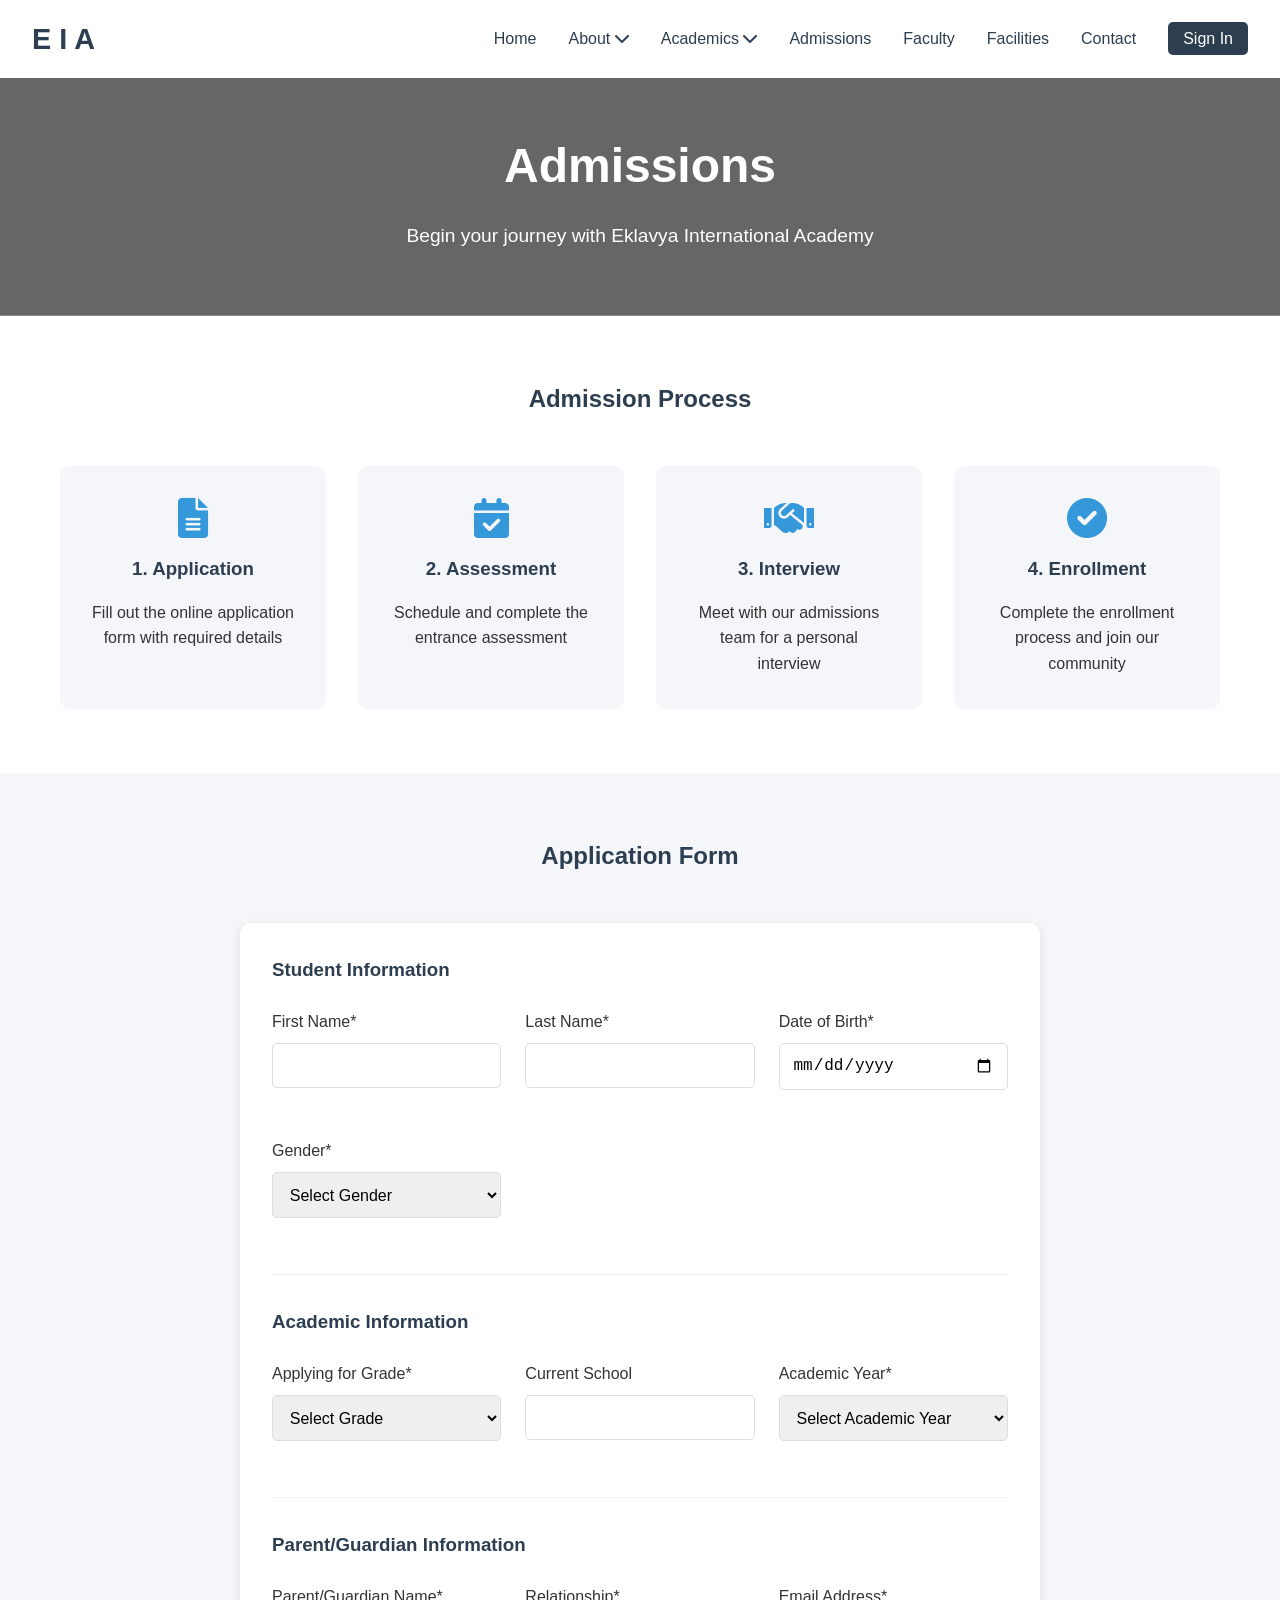
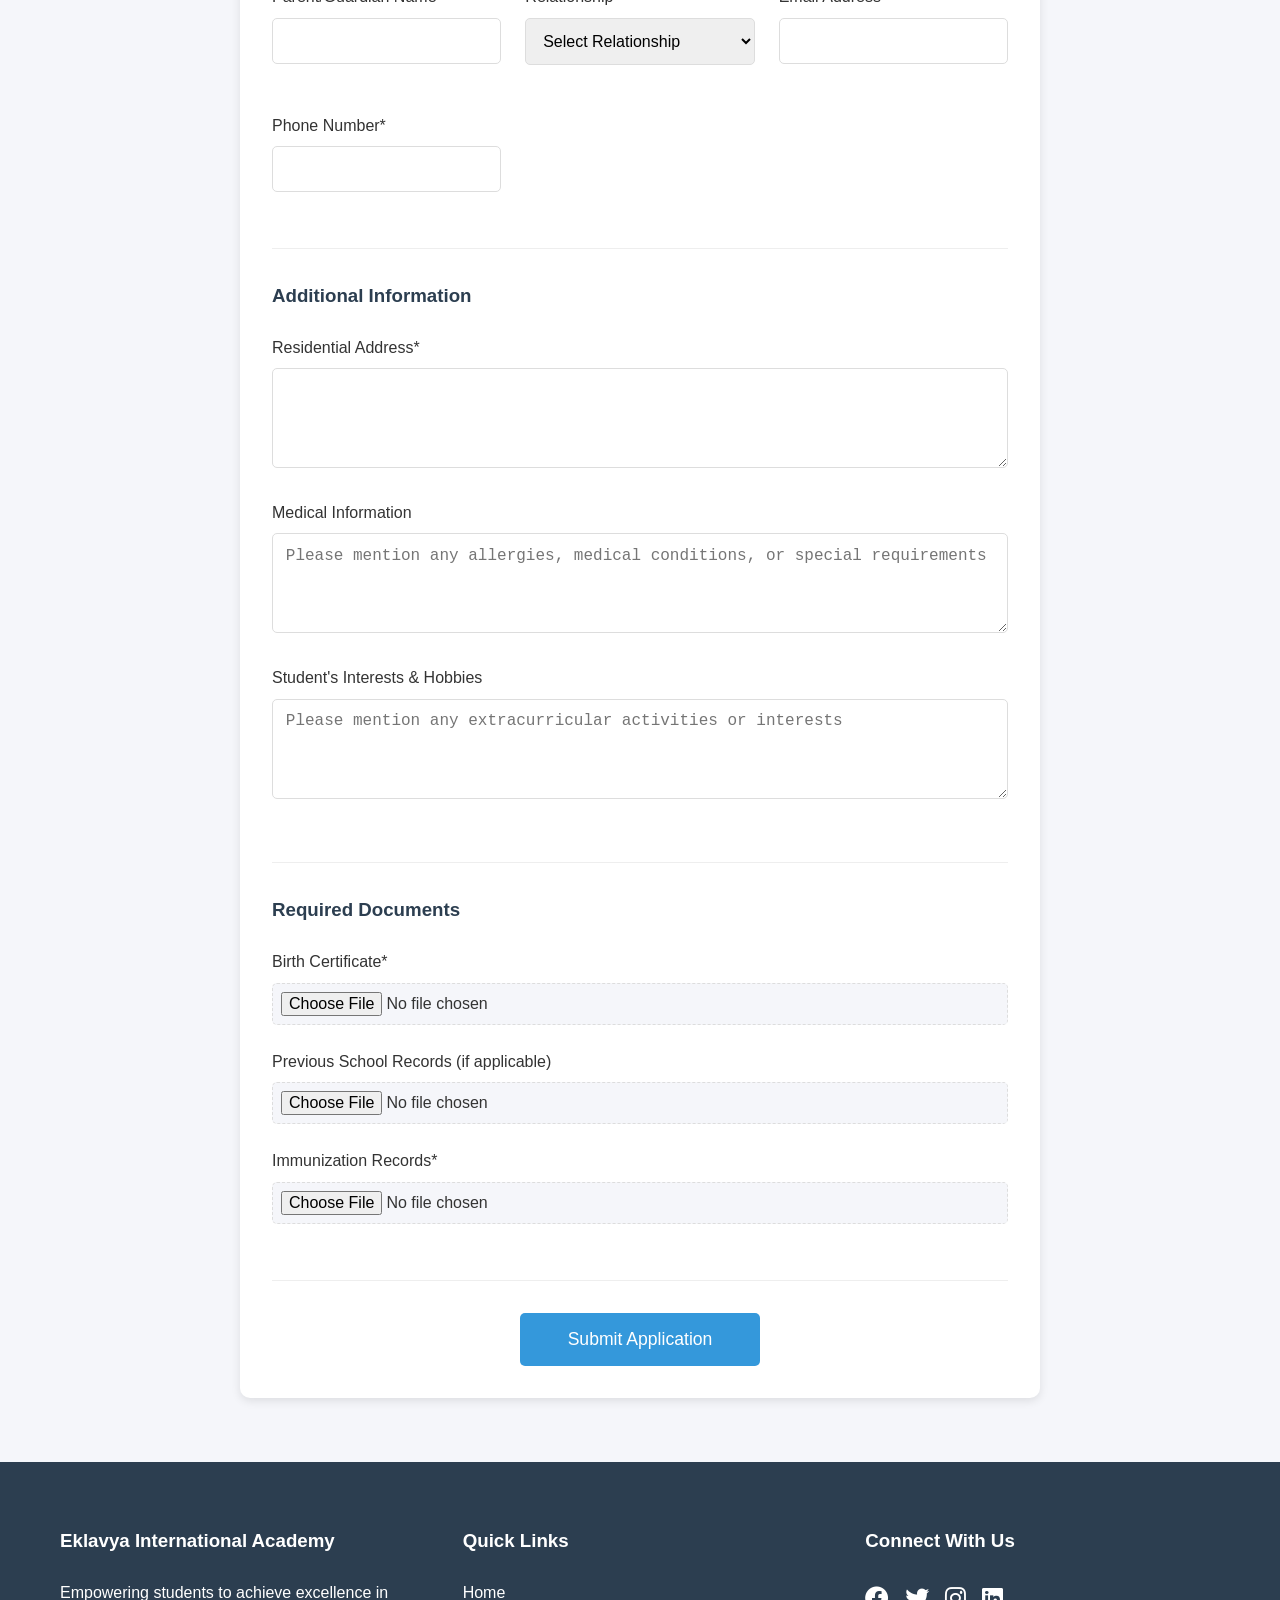
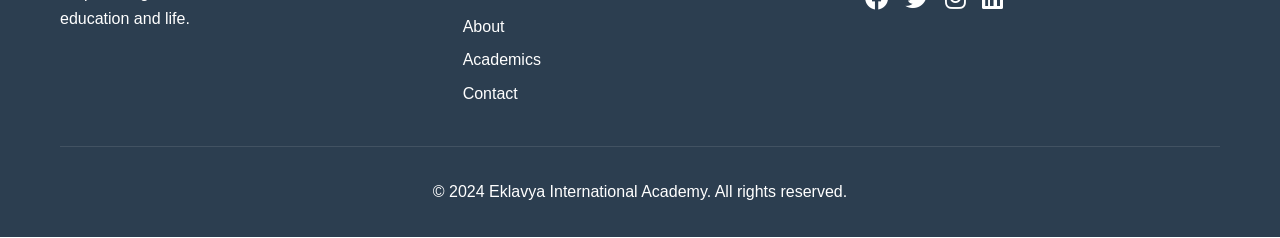
<file: admissions.html>
<!DOCTYPE html>
<html lang="en">
<head>
    <meta charset="UTF-8">
    <meta name="viewport" content="width=device-width, initial-scale=1.0">
    <title>Admissions - Eklavya International Academy</title>
    <link rel="stylesheet" href="styles.css">
    <link rel="stylesheet" href="https://cdnjs.cloudflare.com/ajax/libs/font-awesome/6.0.0/css/all.min.css">
</head>
<body>
    <!-- Navigation -->
    <nav class="navbar">
        <div class="logo">
            <h1>E I A</h1>
        </div>
        <ul class="nav-links">
            <li><a href="index.html#home">Home</a></li>
            <li class="dropdown">
                <a href="#">About <i class="fas fa-chevron-down"></i></a>
                <ul class="dropdown-content">
                    <li><a href="vision-mission.html">Vision & Mission</a></li>
                    <li><a href="director-message.html">Director's Message</a></li>
                    <li><a href="principal-message.html">Principal's Message</a></li>
                    <li><a href="vice-principal-message.html">Vice-Principal's Message</a></li>
                    <li><a href="achievements.html">Achievements</a></li>
                </ul>
            </li>
            <li class="dropdown">
                <a href="#">Academics <i class="fas fa-chevron-down"></i></a>
                <ul class="dropdown-content">
                    <li><a href="primary-education.html">Primary Education</a></li>
                    <li><a href="middle-school.html">Middle School</a></li>
                    <li><a href="high-school.html">High School</a></li>
                    <li><a href="stem-programs.html">STEM Programs</a></li>
                </ul>
            </li>
            <li><a href="admissions.html">Admissions</a></li>
            <li><a href="faculty.html">Faculty</a></li>
            <li><a href="facilities.html">Facilities</a></li>
            <li><a href="index.html#contact">Contact</a></li>
            <li><a href="signin.html" class="auth-link">Sign In</a></li>
        </ul>
        <div class="hamburger">
            <span></span>
            <span></span>
            <span></span>
        </div>
    </nav>

    <!-- Admissions Header -->
    <section class="admissions-header">
        <div class="container">
            <h1>Admissions</h1>
            <p>Begin your journey with Eklavya International Academy</p>
        </div>
    </section>

    <!-- Admissions Process -->
    <section class="admissions-process">
        <div class="container">
            <h2>Admission Process</h2>
            <div class="process-steps">
                <div class="step">
                    <i class="fas fa-file-alt"></i>
                    <h3>1. Application</h3>
                    <p>Fill out the online application form with required details</p>
                </div>
                <div class="step">
                    <i class="fas fa-calendar-check"></i>
                    <h3>2. Assessment</h3>
                    <p>Schedule and complete the entrance assessment</p>
                </div>
                <div class="step">
                    <i class="fas fa-handshake"></i>
                    <h3>3. Interview</h3>
                    <p>Meet with our admissions team for a personal interview</p>
                </div>
                <div class="step">
                    <i class="fas fa-check-circle"></i>
                    <h3>4. Enrollment</h3>
                    <p>Complete the enrollment process and join our community</p>
                </div>
            </div>
        </div>
    </section>

    <!-- Application Form -->
    <section class="application-form">
        <div class="container">
            <h2>Application Form</h2>
            <form id="admissionForm" class="admission-form">
                <!-- Student Information -->
                <div class="form-section">
                    <h3>Student Information</h3>
                    <div class="form-grid">
                        <div class="form-group">
                            <label for="firstName">First Name*</label>
                            <input type="text" id="firstName" name="firstName" required>
                        </div>
                        <div class="form-group">
                            <label for="lastName">Last Name*</label>
                            <input type="text" id="lastName" name="lastName" required>
                        </div>
                        <div class="form-group">
                            <label for="dob">Date of Birth*</label>
                            <input type="date" id="dob" name="dob" required>
                        </div>
                        <div class="form-group">
                            <label for="gender">Gender*</label>
                            <select id="gender" name="gender" required>
                                <option value="">Select Gender</option>
                                <option value="male">Male</option>
                                <option value="female">Female</option>
                                <option value="other">Other</option>
                            </select>
                        </div>
                    </div>
                </div>

                <!-- Academic Information -->
                <div class="form-section">
                    <h3>Academic Information</h3>
                    <div class="form-grid">
                        <div class="form-group">
                            <label for="grade">Applying for Grade*</label>
                            <select id="grade" name="grade" required>
                                <option value="">Select Grade</option>
                                <option value="1">Grade 1</option>
                                <option value="2">Grade 2</option>
                                <option value="3">Grade 3</option>
                                <option value="4">Grade 4</option>
                                <option value="5">Grade 5</option>
                                <option value="6">Grade 6</option>
                                <option value="7">Grade 7</option>
                                <option value="8">Grade 8</option>
                                <option value="9">Grade 9</option>
                                <option value="10">Grade 10</option>
                                <option value="11">Grade 11</option>
                                <option value="12">Grade 12</option>
                            </select>
                        </div>
                        <div class="form-group">
                            <label for="currentSchool">Current School</label>
                            <input type="text" id="currentSchool" name="currentSchool">
                        </div>
                        <div class="form-group">
                            <label for="academicYear">Academic Year*</label>
                            <select id="academicYear" name="academicYear" required>
                                <option value="">Select Academic Year</option>
                                <option value="2024-2025">2024-2025</option>
                                <option value="2025-2026">2025-2026</option>
                            </select>
                        </div>
                    </div>
                </div>

                <!-- Parent/Guardian Information -->
                <div class="form-section">
                    <h3>Parent/Guardian Information</h3>
                    <div class="form-grid">
                        <div class="form-group">
                            <label for="parentName">Parent/Guardian Name*</label>
                            <input type="text" id="parentName" name="parentName" required>
                        </div>
                        <div class="form-group">
                            <label for="relationship">Relationship*</label>
                            <select id="relationship" name="relationship" required>
                                <option value="">Select Relationship</option>
                                <option value="mother">Mother</option>
                                <option value="father">Father</option>
                                <option value="guardian">Guardian</option>
                            </select>
                        </div>
                        <div class="form-group">
                            <label for="email">Email Address*</label>
                            <input type="email" id="email" name="email" required>
                        </div>
                        <div class="form-group">
                            <label for="phone">Phone Number*</label>
                            <input type="tel" id="phone" name="phone" required>
                        </div>
                    </div>
                </div>

                <!-- Additional Information -->
                <div class="form-section">
                    <h3>Additional Information</h3>
                    <div class="form-group">
                        <label for="address">Residential Address*</label>
                        <textarea id="address" name="address" required></textarea>
                    </div>
                    <div class="form-group">
                        <label for="medicalInfo">Medical Information</label>
                        <textarea id="medicalInfo" name="medicalInfo" placeholder="Please mention any allergies, medical conditions, or special requirements"></textarea>
                    </div>
                    <div class="form-group">
                        <label for="interests">Student's Interests & Hobbies</label>
                        <textarea id="interests" name="interests" placeholder="Please mention any extracurricular activities or interests"></textarea>
                    </div>
                </div>

                <!-- Documents Upload -->
                <div class="form-section">
                    <h3>Required Documents</h3>
                    <div class="form-group">
                        <label for="birthCertificate">Birth Certificate*</label>
                        <input type="file" id="birthCertificate" name="birthCertificate" accept=".pdf,.jpg,.jpeg,.png" required>
                    </div>
                    <div class="form-group">
                        <label for="previousRecords">Previous School Records (if applicable)</label>
                        <input type="file" id="previousRecords" name="previousRecords" accept=".pdf,.jpg,.jpeg,.png">
                    </div>
                    <div class="form-group">
                        <label for="immunization">Immunization Records*</label>
                        <input type="file" id="immunization" name="immunization" accept=".pdf,.jpg,.jpeg,.png" required>
                    </div>
                </div>

                <div class="form-submit">
                    <button type="submit" class="submit-button">Submit Application</button>
                </div>
            </form>
        </div>
    </section>

    <!-- Footer -->
    <footer>
        <div class="container">
            <div class="footer-content">
                <div class="footer-section">
                    <h3>Eklavya International Academy</h3>
                    <p>Empowering students to achieve excellence in education and life.</p>
                </div>
                <div class="footer-section">
                    <h3>Quick Links</h3>
                    <ul>
                        <li><a href="index.html#home">Home</a></li>
                        <li><a href="index.html#about">About</a></li>
                        <li><a href="index.html#academics">Academics</a></li>
                        <li><a href="index.html#contact">Contact</a></li>
                    </ul>
                </div>
                <div class="footer-section">
                    <h3>Connect With Us</h3>
                    <div class="social-links">
                        <a href="#"><i class="fab fa-facebook"></i></a>
                        <a href="#"><i class="fab fa-twitter"></i></a>
                        <a href="#"><i class="fab fa-instagram"></i></a>
                        <a href="#"><i class="fab fa-linkedin"></i></a>
                    </div>
                </div>
            </div>
            <div class="footer-bottom">
                <p>&copy; 2024 Eklavya International Academy. All rights reserved.</p>
            </div>
        </div>
    </footer>

    <script src="script.js"></script>
</body>
</html>
</file>
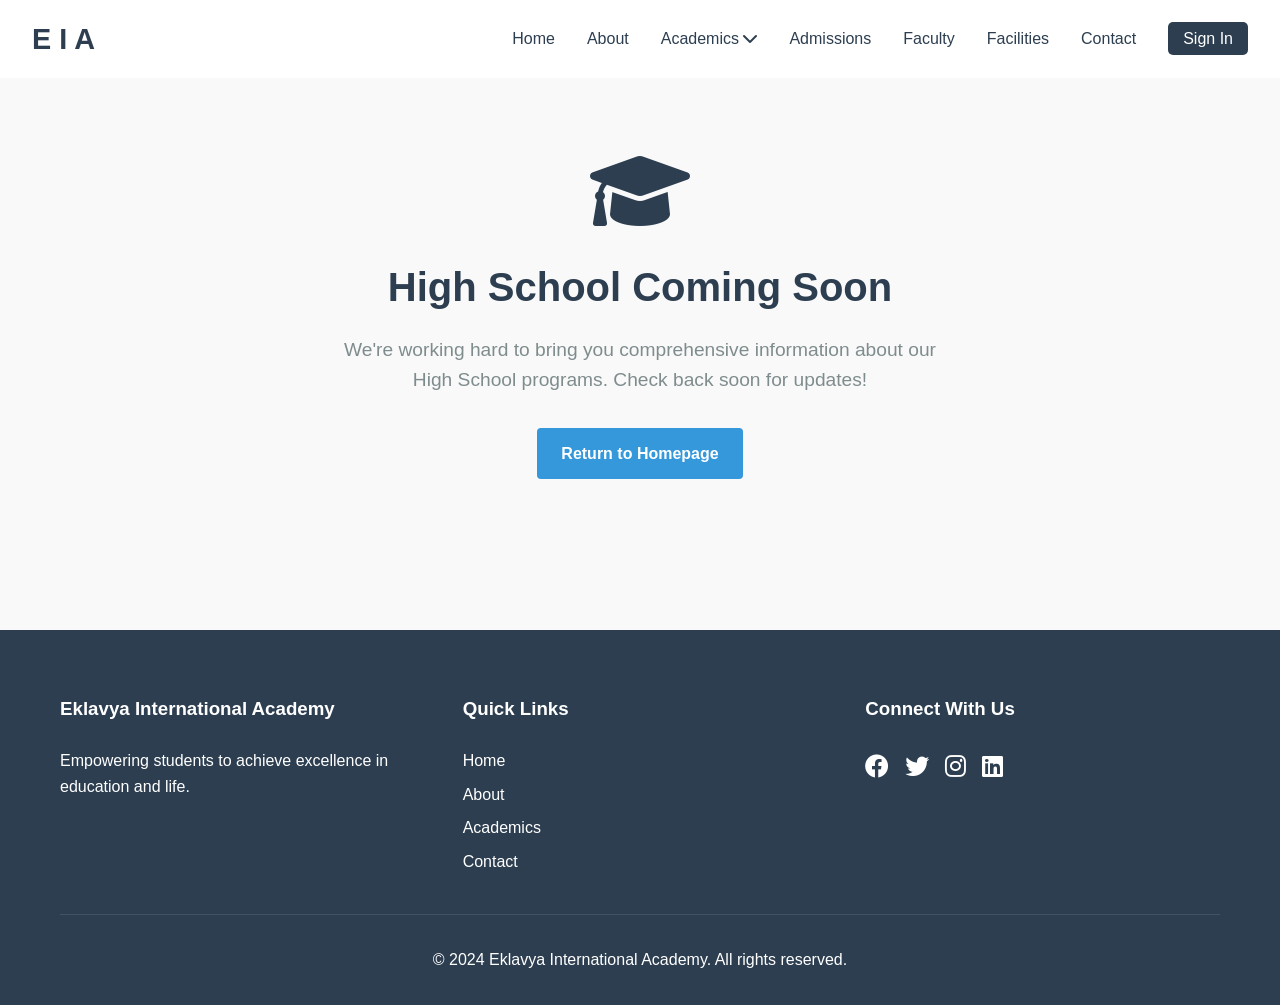
<file: high-school.html>
<!DOCTYPE html>
<html lang="en">
<head>
    <meta charset="UTF-8">
    <meta name="viewport" content="width=device-width, initial-scale=1.0">
    <title>High School - Excellence Academy</title>
    <link rel="stylesheet" href="styles.css">
    <link rel="stylesheet" href="https://cdnjs.cloudflare.com/ajax/libs/font-awesome/6.0.0-beta3/css/all.min.css">
</head>
<body>
    <!-- Navigation Bar -->
    <nav class="navbar">
        <div class="logo">
            <h1>E I A</h1>
        </div>
        <ul class="nav-links">
            <li><a href="index.html">Home</a></li>
            <li><a href="index.html#about">About</a></li>
            <li class="dropdown">
                <a href="#">Academics <i class="fas fa-chevron-down"></i></a>
                <ul class="dropdown-content">
                    <li><a href="primary-education.html">Primary Education</a></li>
                    <li><a href="middle-school.html">Middle School</a></li>
                    <li><a href="high-school.html">High School</a></li>
                    <li><a href="stem-programs.html">STEM Programs</a></li>
                </ul>
            </li>
            <li><a href="admissions.html">Admissions</a></li>
            <li><a href="faculty.html">Faculty</a></li>
            <li><a href="facilities.html">Facilities</a></li>
            <li><a href="index.html#contact">Contact</a></li>
            <li><a href="signin.html" class="auth-link">Sign In</a></li>
        </ul>
        <div class="hamburger">
            <span></span>
            <span></span>
            <span></span>
        </div>
    </nav>

    <!-- Coming Soon Section -->
    <div class="coming-soon-container">
        <i class="fas fa-graduation-cap coming-soon-icon"></i>
        <h1 class="coming-soon-title">High School Coming Soon</h1>
        <p class="coming-soon-text">We're working hard to bring you comprehensive information about our High School programs. Check back soon for updates!</p>
        <a href="index.html" class="coming-soon-button">Return to Homepage</a>
    </div>

    <!-- Footer -->
    <footer>
        <div class="container">
            <div class="footer-content">
                <div class="footer-section">
                    <h3>Eklavya International Academy</h3>
                    <p>Empowering students to achieve excellence in education and life.</p>
                </div>
                <div class="footer-section">
                    <h3>Quick Links</h3>
                    <ul>
                        <li><a href="index.html#home">Home</a></li>
                        <li><a href="index.html#about">About</a></li>
                        <li><a href="index.html#academics">Academics</a></li>
                        <li><a href="index.html#contact">Contact</a></li>
                    </ul>
                </div>
                <div class="footer-section">
                    <h3>Connect With Us</h3>
                    <div class="social-links">
                        <a href="#"><i class="fab fa-facebook"></i></a>
                        <a href="#"><i class="fab fa-twitter"></i></a>
                        <a href="#"><i class="fab fa-instagram"></i></a>
                        <a href="#"><i class="fab fa-linkedin"></i></a>
                    </div>
                </div>
            </div>
            <div class="footer-bottom">
                <p>&copy; 2024 Eklavya International Academy. All rights reserved.</p>
            </div>
        </div>
    </footer>

    <script src="script.js"></script>
</body>
</html>
</file>
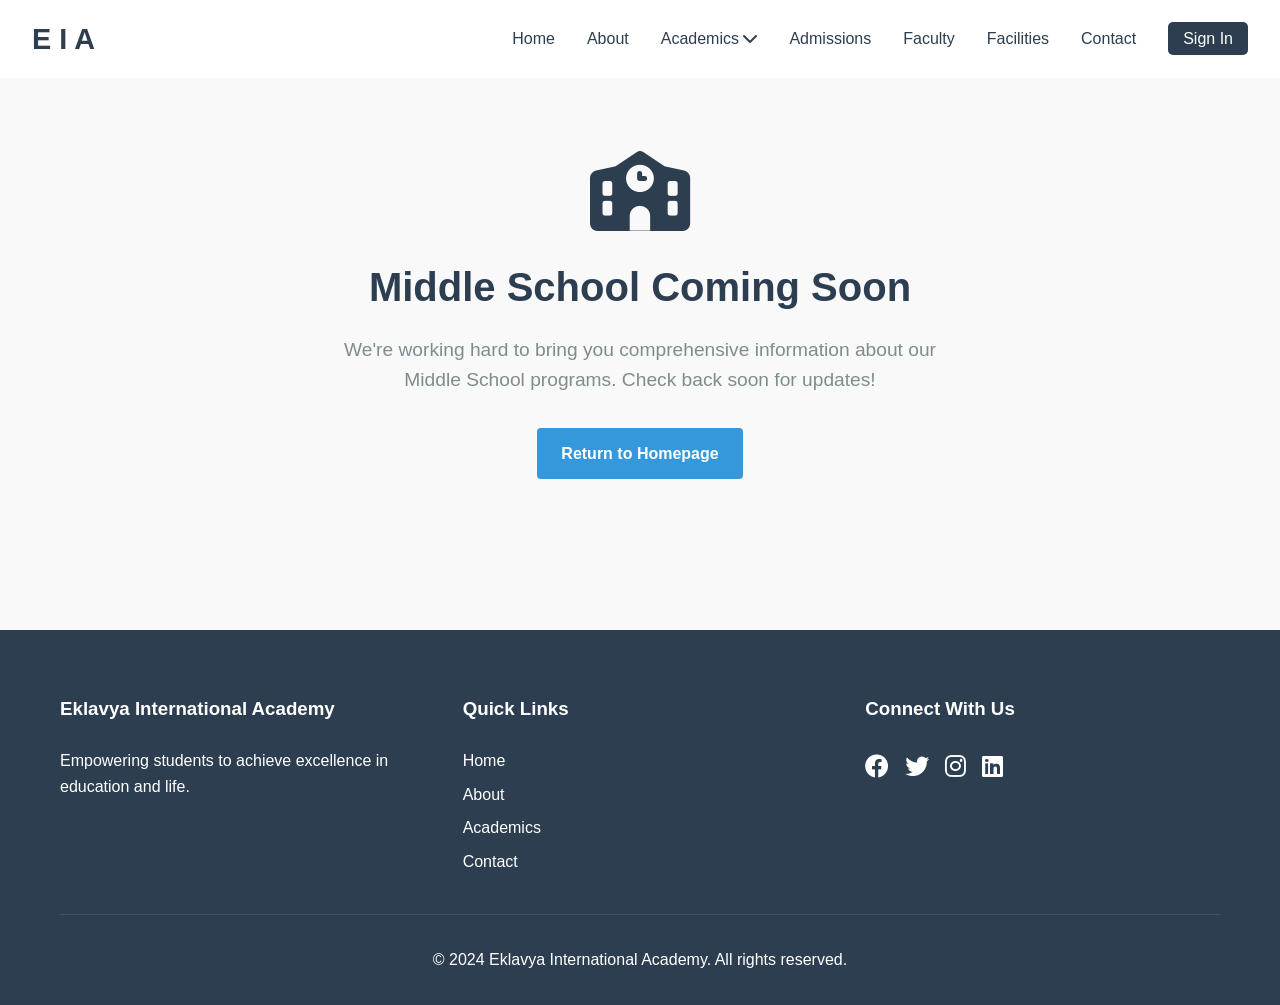
<file: middle-school.html>
<!DOCTYPE html>
<html lang="en">
<head>
    <meta charset="UTF-8">
    <meta name="viewport" content="width=device-width, initial-scale=1.0">
    <title>Middle School - Excellence Academy</title>
    <link rel="stylesheet" href="styles.css">
    <link rel="stylesheet" href="https://cdnjs.cloudflare.com/ajax/libs/font-awesome/6.0.0-beta3/css/all.min.css">
</head>
<body>
    <!-- Navigation Bar -->
    <nav class="navbar">
        <div class="logo">
            <h1>E I A</h1>
        </div>
        <ul class="nav-links">
            <li><a href="index.html">Home</a></li>
            <li><a href="index.html#about">About</a></li>
            <li class="dropdown">
                <a href="#">Academics <i class="fas fa-chevron-down"></i></a>
                <ul class="dropdown-content">
                    <li><a href="primary-education.html">Primary Education</a></li>
                    <li><a href="middle-school.html">Middle School</a></li>
                    <li><a href="high-school.html">High School</a></li>
                    <li><a href="stem-programs.html">STEM Programs</a></li>
                </ul>
            </li>
            <li><a href="admissions.html">Admissions</a></li>
            <li><a href="faculty.html">Faculty</a></li>
            <li><a href="facilities.html">Facilities</a></li>
            <li><a href="index.html#contact">Contact</a></li>
            <li><a href="signin.html" class="auth-link">Sign In</a></li>
        </ul>
        <div class="hamburger">
            <span></span>
            <span></span>
            <span></span>
        </div>
    </nav>

    <!-- Coming Soon Section -->
    <div class="coming-soon-container">
        <i class="fas fa-school coming-soon-icon"></i>
        <h1 class="coming-soon-title">Middle School Coming Soon</h1>
        <p class="coming-soon-text">We're working hard to bring you comprehensive information about our Middle School programs. Check back soon for updates!</p>
        <a href="index.html" class="coming-soon-button">Return to Homepage</a>
    </div>

    <!-- Footer -->
    <footer>
        <div class="container">
            <div class="footer-content">
                <div class="footer-section">
                    <h3>Eklavya International Academy</h3>
                    <p>Empowering students to achieve excellence in education and life.</p>
                </div>
                <div class="footer-section">
                    <h3>Quick Links</h3>
                    <ul>
                        <li><a href="index.html#home">Home</a></li>
                        <li><a href="index.html#about">About</a></li>
                        <li><a href="index.html#academics">Academics</a></li>
                        <li><a href="index.html#contact">Contact</a></li>
                    </ul>
                </div>
                <div class="footer-section">
                    <h3>Connect With Us</h3>
                    <div class="social-links">
                        <a href="#"><i class="fab fa-facebook"></i></a>
                        <a href="#"><i class="fab fa-twitter"></i></a>
                        <a href="#"><i class="fab fa-instagram"></i></a>
                        <a href="#"><i class="fab fa-linkedin"></i></a>
                    </div>
                </div>
            </div>
            <div class="footer-bottom">
                <p>&copy; 2024 Eklavya International Academy. All rights reserved.</p>
            </div>
        </div>
    </footer>

    <script src="script.js"></script>
</body>
</html>
</file>
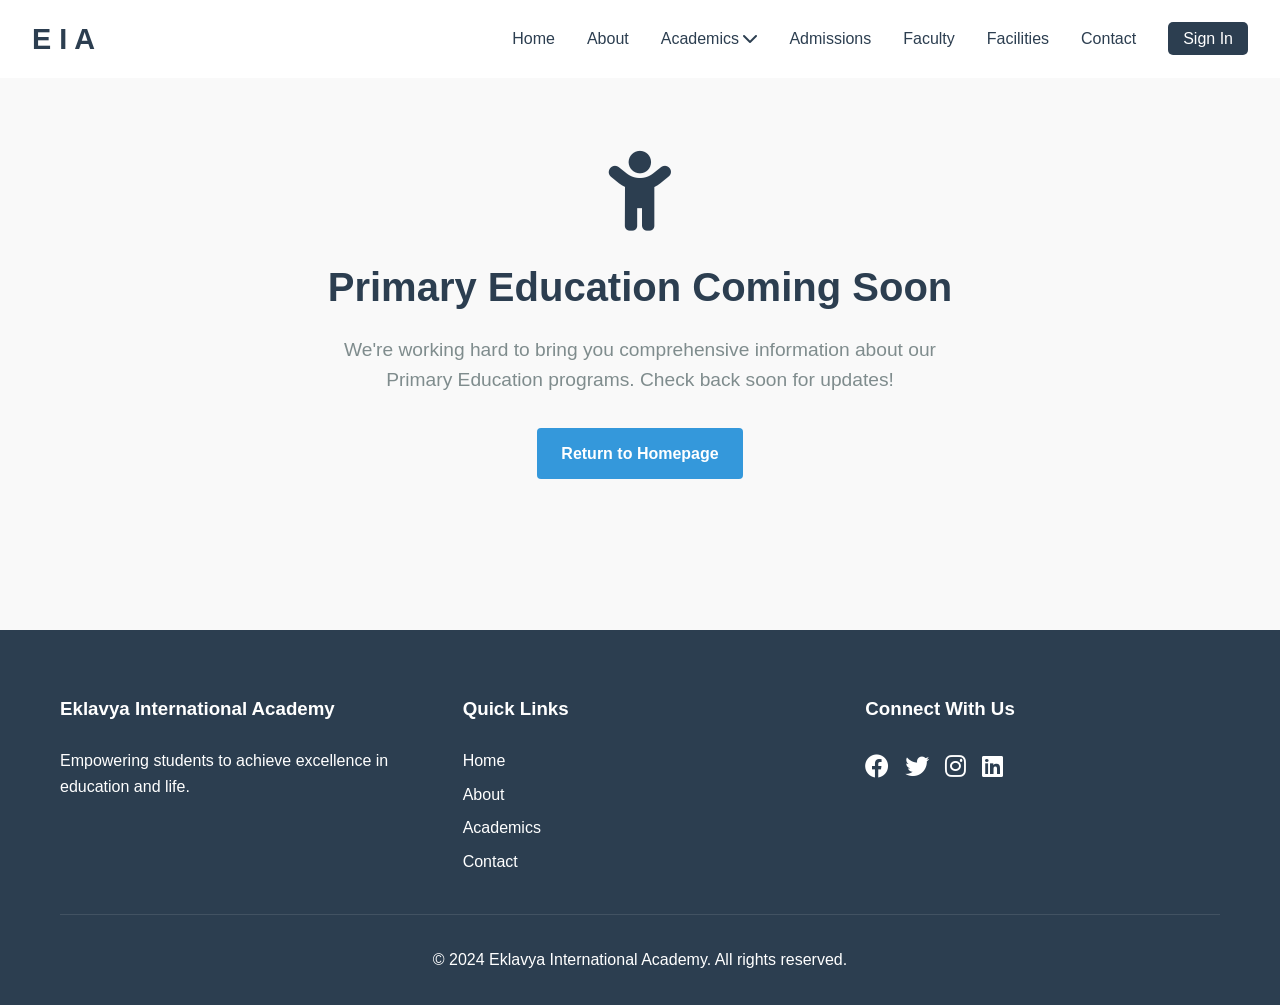
<file: primary-education.html>
<!DOCTYPE html>
<html lang="en">
<head>
    <meta charset="UTF-8">
    <meta name="viewport" content="width=device-width, initial-scale=1.0">
    <title>Primary Education - Excellence Academy</title>
    <link rel="stylesheet" href="styles.css">
    <link rel="stylesheet" href="https://cdnjs.cloudflare.com/ajax/libs/font-awesome/6.0.0-beta3/css/all.min.css">
</head>
<body>
    <!-- Navigation Bar -->
    <nav class="navbar">
        <div class="logo">
            <h1>E I A</h1>
        </div>
        <ul class="nav-links">
            <li><a href="index.html">Home</a></li>
            <li><a href="index.html#about">About</a></li>
            <li class="dropdown">
                <a href="#">Academics <i class="fas fa-chevron-down"></i></a>
                <ul class="dropdown-content">
                    <li><a href="primary-education.html">Primary Education</a></li>
                    <li><a href="middle-school.html">Middle School</a></li>
                    <li><a href="high-school.html">High School</a></li>
                    <li><a href="stem-programs.html">STEM Programs</a></li>
                </ul>
            </li>
            <li><a href="admissions.html">Admissions</a></li>
            <li><a href="faculty.html">Faculty</a></li>
            <li><a href="facilities.html">Facilities</a></li>
            <li><a href="index.html#contact">Contact</a></li>
            <li><a href="signin.html" class="auth-link">Sign In</a></li>
        </ul>
        <div class="hamburger">
            <span></span>
            <span></span>
            <span></span>
        </div>
    </nav>

    <!-- Coming Soon Section -->
    <div class="coming-soon-container">
        <i class="fas fa-child coming-soon-icon"></i>
        <h1 class="coming-soon-title">Primary Education Coming Soon</h1>
        <p class="coming-soon-text">We're working hard to bring you comprehensive information about our Primary Education programs. Check back soon for updates!</p>
        <a href="index.html" class="coming-soon-button">Return to Homepage</a>
    </div>

    <!-- Footer -->
    <footer>
        <div class="container">
            <div class="footer-content">
                <div class="footer-section">
                    <h3>Eklavya International Academy</h3>
                    <p>Empowering students to achieve excellence in education and life.</p>
                </div>
                <div class="footer-section">
                    <h3>Quick Links</h3>
                    <ul>
                        <li><a href="index.html#home">Home</a></li>
                        <li><a href="index.html#about">About</a></li>
                        <li><a href="index.html#academics">Academics</a></li>
                        <li><a href="index.html#contact">Contact</a></li>
                    </ul>
                </div>
                <div class="footer-section">
                    <h3>Connect With Us</h3>
                    <div class="social-links">
                        <a href="#"><i class="fab fa-facebook"></i></a>
                        <a href="#"><i class="fab fa-twitter"></i></a>
                        <a href="#"><i class="fab fa-instagram"></i></a>
                        <a href="#"><i class="fab fa-linkedin"></i></a>
                    </div>
                </div>
            </div>
            <div class="footer-bottom">
                <p>&copy; 2024 Eklavya International Academy. All rights reserved.</p>
            </div>
        </div>
    </footer>

    <script src="script.js"></script>
</body>
</html>
</file>
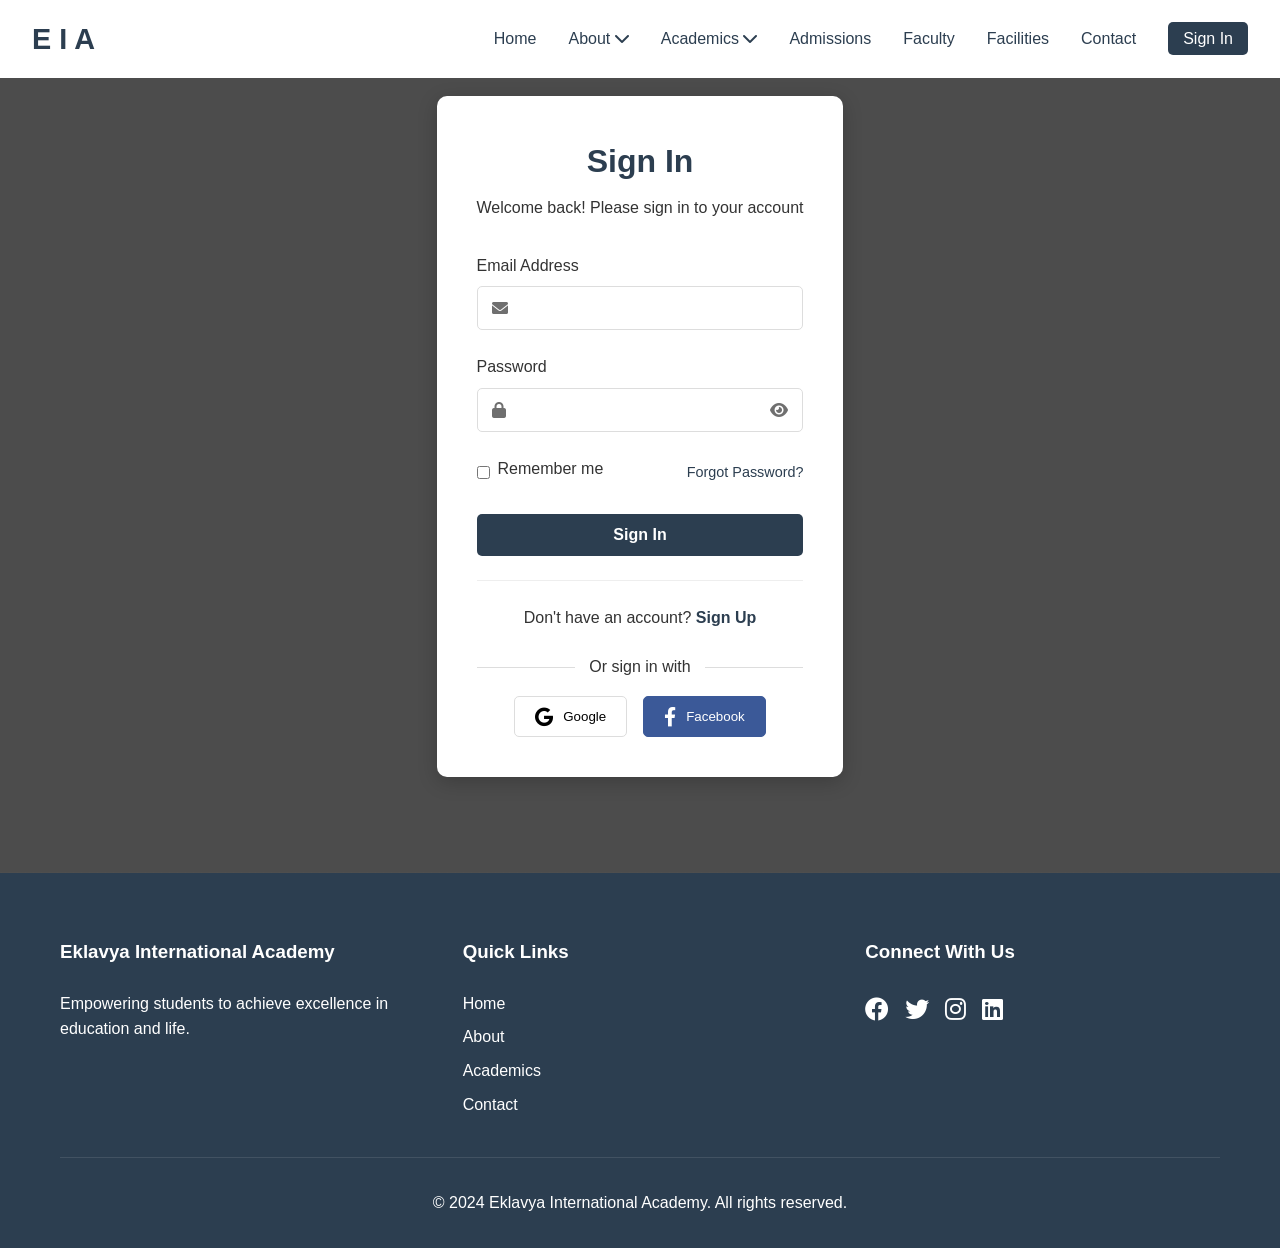
<file: signin.html>
<!DOCTYPE html>
<html lang="en">
<head>
    <meta charset="UTF-8">
    <meta name="viewport" content="width=device-width, initial-scale=1.0">
    <title>Sign In - Eklavya International Academy</title>
    <link rel="stylesheet" href="styles.css">
    <link rel="stylesheet" href="https://cdnjs.cloudflare.com/ajax/libs/font-awesome/6.0.0/css/all.min.css">
</head>
<body>
    <!-- Navigation -->
    <nav class="navbar">
        <div class="logo">
            <h1>E I A</h1>
        </div>
        <div class="hamburger">
            <span></span>
            <span></span>
            <span></span>
        </div>
        <ul class="nav-links">
            <li><a href="index.html#home">Home</a></li>
            <li class="dropdown">
                <a href="#">About <i class="fas fa-chevron-down"></i></a>
                <ul class="dropdown-content">
                    <li><a href="vision-mission.html">Vision & Mission</a></li>
                    <li><a href="director-message.html">Director's Message</a></li>
                    <li><a href="principal-message.html">Principal's Message</a></li>
                    <li><a href="vice-principal-message.html">Vice-Principal's Message</a></li>
                    <li><a href="achievements.html">Achievements</a></li>
                </ul>
            </li>
            <li class="dropdown">
                <a href="#">Academics <i class="fas fa-chevron-down"></i></a>
                <ul class="dropdown-content">
                    <li><a href="primary-education.html">Primary Education</a></li>
                    <li><a href="middle-school.html">Middle School</a></li>
                    <li><a href="high-school.html">High School</a></li>
                    <li><a href="stem-programs.html">STEM Programs</a></li>
                </ul>
            </li>
            <li><a href="admissions.html">Admissions</a></li>
            <li><a href="faculty.html">Faculty</a></li>
            <li><a href="facilities.html">Facilities</a></li>
            <li><a href="index.html#contact">Contact</a></li>
            <li><a href="signin.html" class="auth-link">Sign In</a></li>
        </ul>
    </nav>

    <!-- Sign In Section -->
    <section class="auth-section">
        <div class="container">
            <div class="auth-container">
                <div class="auth-header">
                    <h2>Sign In</h2>
                    <p>Welcome back! Please sign in to your account</p>
                </div>
                <form class="auth-form" id="signinForm">
                    <div class="form-group">
                        <label for="email">Email Address</label>
                        <div class="input-with-icon">
                            <i class="fas fa-envelope"></i>
                            <input type="email" id="email" name="email" required>
                        </div>
                    </div>
                    <div class="form-group">
                        <label for="password">Password</label>
                        <div class="input-with-icon">
                            <i class="fas fa-lock"></i>
                            <input type="password" id="password" name="password" required>
                            <i class="fas fa-eye toggle-password"></i>
                        </div>
                    </div>
                    <div class="form-options">
                        <div class="remember-me">
                            <input type="checkbox" id="remember" name="remember">
                            <label for="remember">Remember me</label>
                        </div>
                        <a href="#" class="forgot-password">Forgot Password?</a>
                    </div>
                    <button type="submit" class="auth-button">Sign In</button>
                </form>
                <div class="auth-footer">
                    <p>Don't have an account? <a href="signup.html">Sign Up</a></p>
                </div>
                <div class="social-login">
                    <p>Or sign in with</p>
                    <div class="social-buttons">
                        <button class="social-button google">
                            <i class="fab fa-google"></i>
                            <span>Google</span>
                        </button>
                        <button class="social-button facebook">
                            <i class="fab fa-facebook-f"></i>
                            <span>Facebook</span>
                        </button>
                    </div>
                </div>
            </div>
        </div>
    </section>

    <!-- Footer -->
    <footer>
        <div class="container">
            <div class="footer-content">
                <div class="footer-section">
                    <h3>Eklavya International Academy</h3>
                    <p>Empowering students to achieve excellence in education and life.</p>
                </div>
                <div class="footer-section">
                    <h3>Quick Links</h3>
                    <ul>
                        <li><a href="index.html#home">Home</a></li>
                        <li><a href="index.html#about">About</a></li>
                        <li><a href="index.html#academics">Academics</a></li>
                        <li><a href="index.html#contact">Contact</a></li>
                    </ul>
                </div>
                <div class="footer-section">
                    <h3>Connect With Us</h3>
                    <div class="social-links">
                        <a href="#"><i class="fab fa-facebook"></i></a>
                        <a href="#"><i class="fab fa-twitter"></i></a>
                        <a href="#"><i class="fab fa-instagram"></i></a>
                        <a href="#"><i class="fab fa-linkedin"></i></a>
                    </div>
                </div>
            </div>
            <div class="footer-bottom">
                <p>&copy; 2024 Eklavya International Academy. All rights reserved.</p>
            </div>
        </div>
    </footer>

    <script src="script.js"></script>
</body>
</html>
</file>
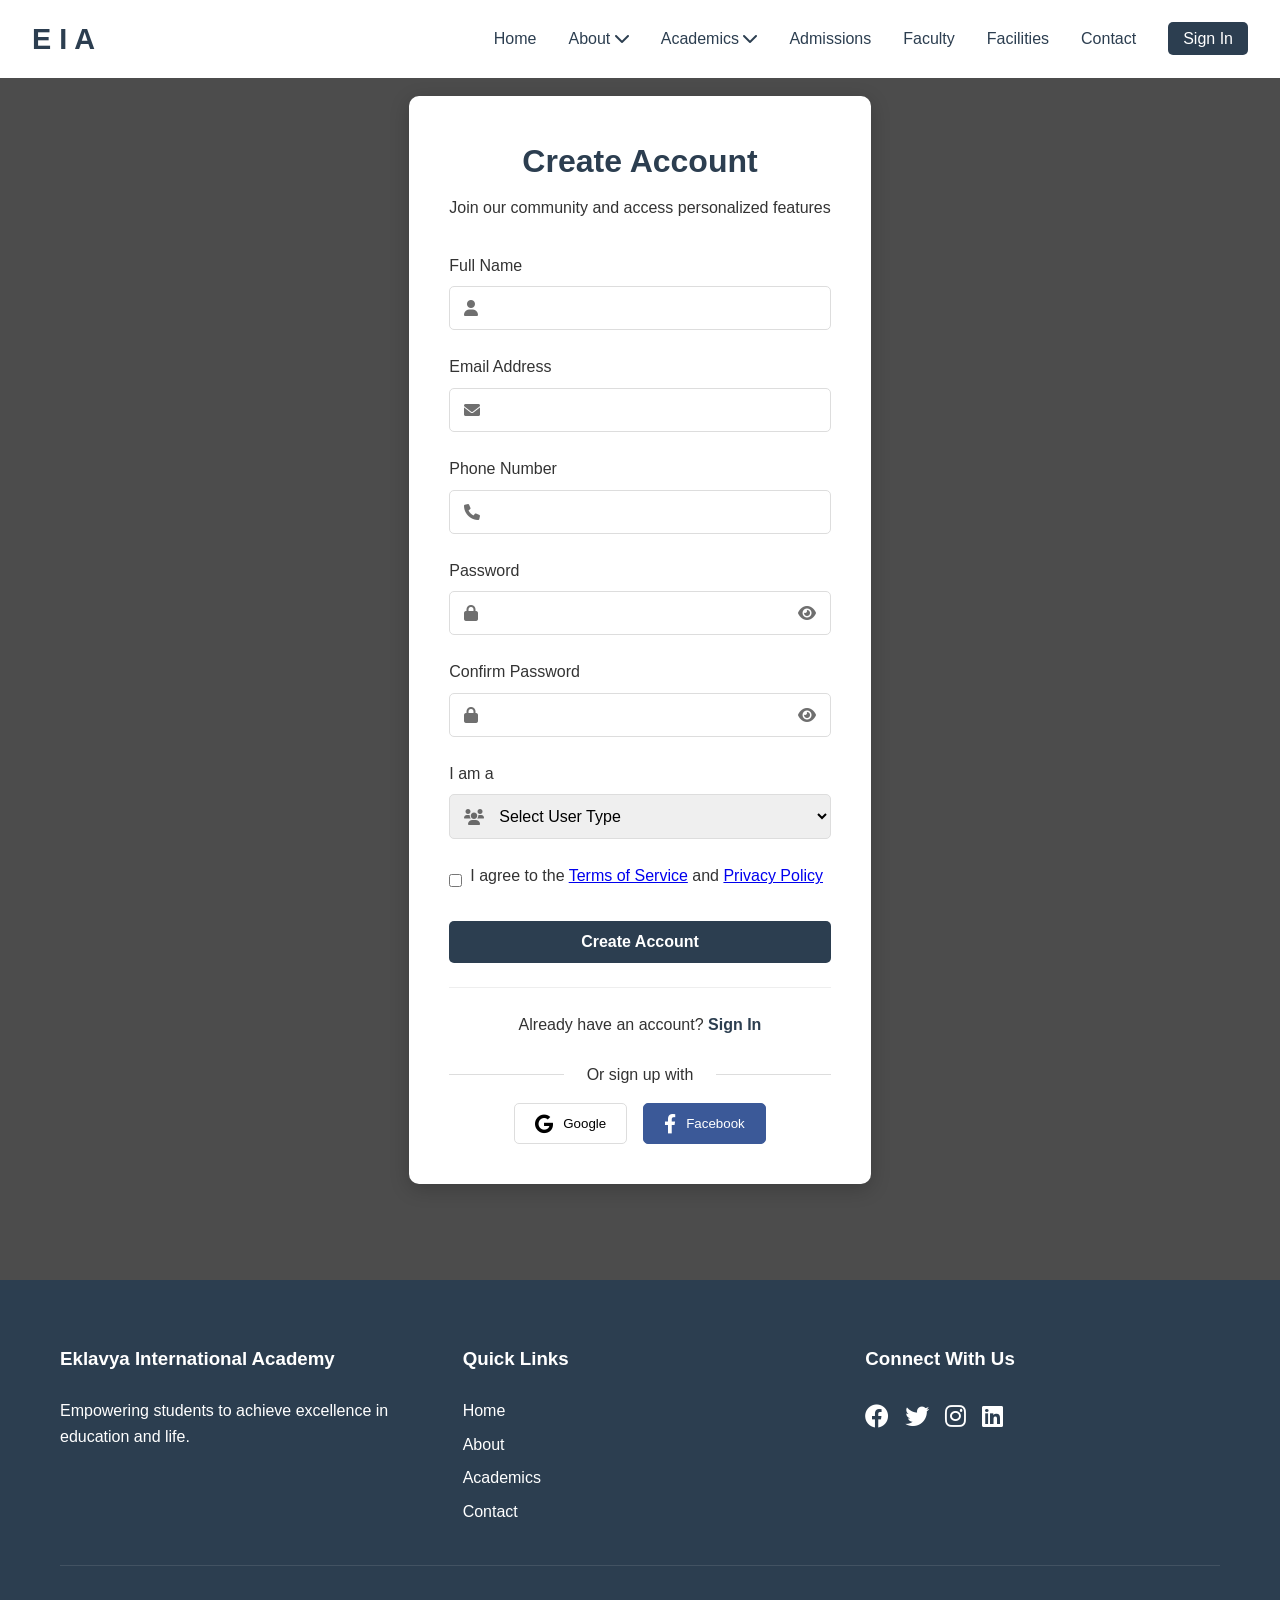
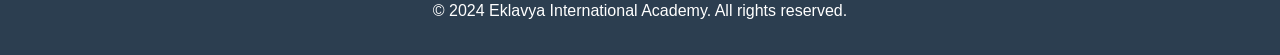
<file: signup.html>
<!DOCTYPE html>
<html lang="en">
<head>
    <meta charset="UTF-8">
    <meta name="viewport" content="width=device-width, initial-scale=1.0">
    <title>Sign Up - Eklavya International Academy</title>
    <link rel="stylesheet" href="styles.css">
    <link rel="stylesheet" href="https://cdnjs.cloudflare.com/ajax/libs/font-awesome/6.0.0/css/all.min.css">
</head>
<body>
    <!-- Navigation -->
    <nav class="navbar">
        <div class="logo">
            <h1>E I A</h1>
        </div>
        <div class="hamburger">
            <span></span>
            <span></span>
            <span></span>
        </div>
        <ul class="nav-links">
            <li><a href="index.html#home">Home</a></li>
            <li class="dropdown">
                <a href="#">About <i class="fas fa-chevron-down"></i></a>
                <ul class="dropdown-content">
                    <li><a href="vision-mission.html">Vision & Mission</a></li>
                    <li><a href="director-message.html">Director's Message</a></li>
                    <li><a href="principal-message.html">Principal's Message</a></li>
                    <li><a href="vice-principal-message.html">Vice-Principal's Message</a></li>
                    <li><a href="achievements.html">Achievements</a></li>
                </ul>
            </li>
            <li class="dropdown">
                <a href="#">Academics <i class="fas fa-chevron-down"></i></a>
                <ul class="dropdown-content">
                    <li><a href="primary-education.html">Primary Education</a></li>
                    <li><a href="middle-school.html">Middle School</a></li>
                    <li><a href="high-school.html">High School</a></li>
                    <li><a href="stem-programs.html">STEM Programs</a></li>
                </ul>
            </li>
            <li><a href="admissions.html">Admissions</a></li>
            <li><a href="faculty.html">Faculty</a></li>
            <li><a href="facilities.html">Facilities</a></li>
            <li><a href="index.html#contact">Contact</a></li>
            <li><a href="signin.html" class="auth-link">Sign In</a></li>
        </ul>
    </nav>

    <!-- Sign Up Section -->
    <section class="auth-section">
        <div class="container">
            <div class="auth-container">
                <div class="auth-header">
                    <h2>Create Account</h2>
                    <p>Join our community and access personalized features</p>
                </div>
                <form class="auth-form" id="signupForm">
                    <div class="form-group">
                        <label for="fullName">Full Name</label>
                        <div class="input-with-icon">
                            <i class="fas fa-user"></i>
                            <input type="text" id="fullName" name="fullName" required>
                        </div>
                    </div>
                    <div class="form-group">
                        <label for="email">Email Address</label>
                        <div class="input-with-icon">
                            <i class="fas fa-envelope"></i>
                            <input type="email" id="email" name="email" required>
                        </div>
                    </div>
                    <div class="form-group">
                        <label for="phone">Phone Number</label>
                        <div class="input-with-icon">
                            <i class="fas fa-phone"></i>
                            <input type="tel" id="phone" name="phone" required>
                        </div>
                    </div>
                    <div class="form-group">
                        <label for="password">Password</label>
                        <div class="input-with-icon">
                            <i class="fas fa-lock"></i>
                            <input type="password" id="password" name="password" required>
                            <i class="fas fa-eye toggle-password"></i>
                        </div>
                    </div>
                    <div class="form-group">
                        <label for="confirmPassword">Confirm Password</label>
                        <div class="input-with-icon">
                            <i class="fas fa-lock"></i>
                            <input type="password" id="confirmPassword" name="confirmPassword" required>
                            <i class="fas fa-eye toggle-password"></i>
                        </div>
                    </div>
                    <div class="form-group">
                        <label for="userType">I am a</label>
                        <div class="input-with-icon">
                            <i class="fas fa-users"></i>
                            <select id="userType" name="userType" required>
                                <option value="">Select User Type</option>
                                <option value="student">Student</option>
                                <option value="parent">Parent</option>
                                <option value="teacher">Teacher</option>
                                <option value="staff">Staff</option>
                            </select>
                        </div>
                    </div>
                    <div class="form-options">
                        <div class="terms-checkbox">
                            <input type="checkbox" id="terms" name="terms" required>
                            <label for="terms">I agree to the <a href="#">Terms of Service</a> and <a href="#">Privacy Policy</a></label>
                        </div>
                    </div>
                    <button type="submit" class="auth-button">Create Account</button>
                </form>
                <div class="auth-footer">
                    <p>Already have an account? <a href="signin.html">Sign In</a></p>
                </div>
                <div class="social-login">
                    <p>Or sign up with</p>
                    <div class="social-buttons">
                        <button class="social-button google">
                            <i class="fab fa-google"></i>
                            <span>Google</span>
                        </button>
                        <button class="social-button facebook">
                            <i class="fab fa-facebook-f"></i>
                            <span>Facebook</span>
                        </button>
                    </div>
                </div>
            </div>
        </div>
    </section>

    <!-- Footer -->
    <footer>
        <div class="container">
            <div class="footer-content">
                <div class="footer-section">
                    <h3>Eklavya International Academy</h3>
                    <p>Empowering students to achieve excellence in education and life.</p>
                </div>
                <div class="footer-section">
                    <h3>Quick Links</h3>
                    <ul>
                        <li><a href="index.html#home">Home</a></li>
                        <li><a href="index.html#about">About</a></li>
                        <li><a href="index.html#academics">Academics</a></li>
                        <li><a href="index.html#contact">Contact</a></li>
                    </ul>
                </div>
                <div class="footer-section">
                    <h3>Connect With Us</h3>
                    <div class="social-links">
                        <a href="#"><i class="fab fa-facebook"></i></a>
                        <a href="#"><i class="fab fa-twitter"></i></a>
                        <a href="#"><i class="fab fa-instagram"></i></a>
                        <a href="#"><i class="fab fa-linkedin"></i></a>
                    </div>
                </div>
            </div>
            <div class="footer-bottom">
                <p>&copy; 2024 Eklavya International Academy. All rights reserved.</p>
            </div>
        </div>
    </footer>

    <script src="script.js"></script>
</body>
</html>
</file>
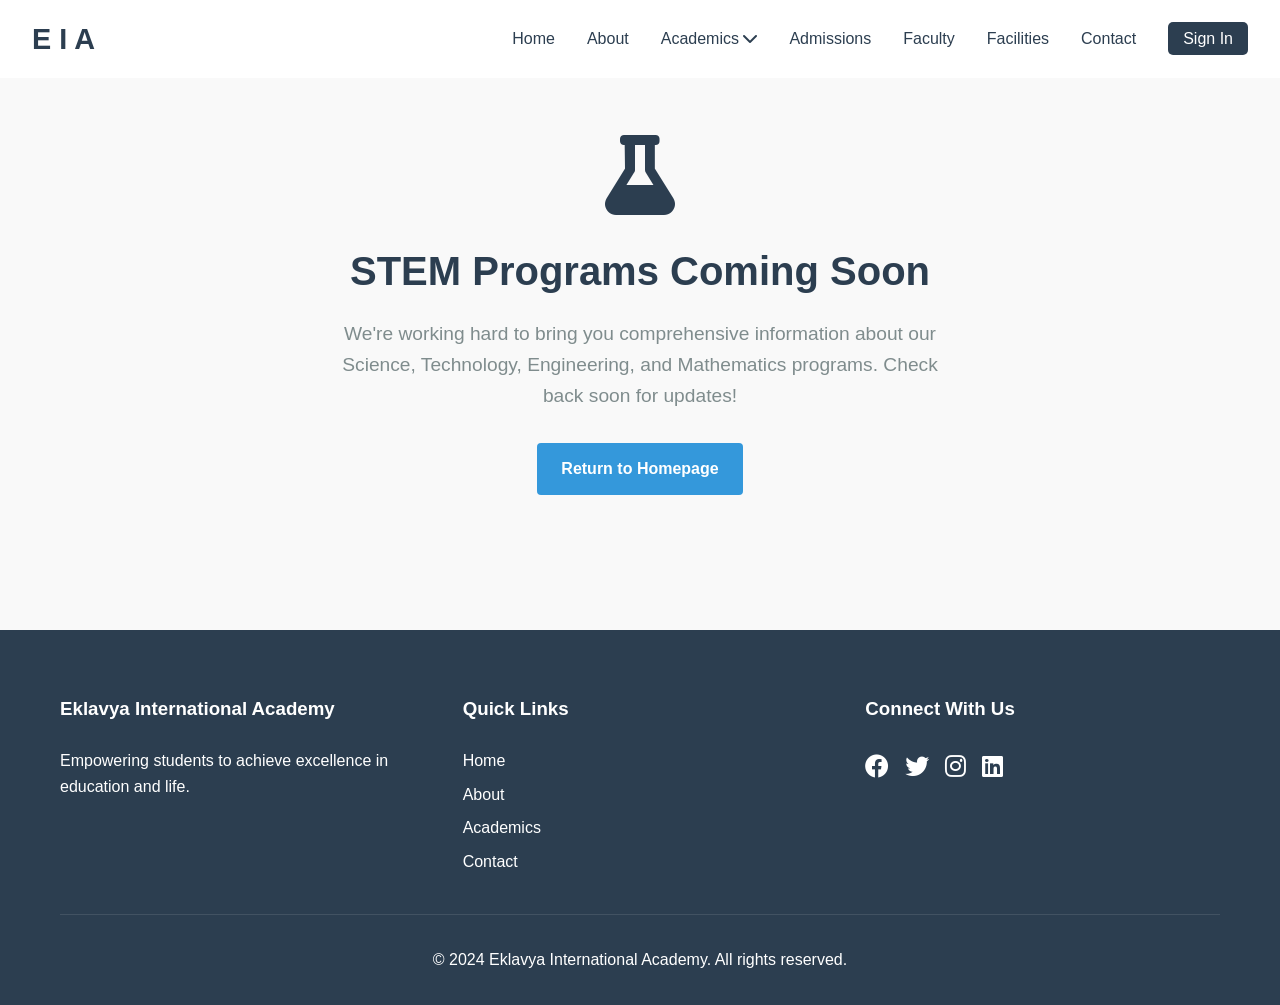
<file: stem-programs.html>
<!DOCTYPE html>
<html lang="en">
<head>
    <meta charset="UTF-8">
    <meta name="viewport" content="width=device-width, initial-scale=1.0">
    <title>STEM Programs - Excellence Academy</title>
    <link rel="stylesheet" href="styles.css">
    <link rel="stylesheet" href="https://cdnjs.cloudflare.com/ajax/libs/font-awesome/6.0.0-beta3/css/all.min.css">
</head>
<body>
    <!-- Navigation Bar -->
    <nav class="navbar">
        <div class="logo">
            <h1>E I A</h1>
        </div>
        <ul class="nav-links">
            <li><a href="index.html">Home</a></li>
            <li><a href="index.html#about">About</a></li>
            <li class="dropdown">
                <a href="#">Academics <i class="fas fa-chevron-down"></i></a>
                <ul class="dropdown-content">
                    <li><a href="primary-education.html">Primary Education</a></li>
                    <li><a href="middle-school.html">Middle School</a></li>
                    <li><a href="high-school.html">High School</a></li>
                    <li><a href="stem-programs.html">STEM Programs</a></li>
                </ul>
            </li>
            <li><a href="admissions.html">Admissions</a></li>
            <li><a href="faculty.html">Faculty</a></li>
            <li><a href="facilities.html">Facilities</a></li>
            <li><a href="index.html#contact">Contact</a></li>
            <li><a href="signin.html" class="auth-link">Sign In</a></li>
        </ul>
        <div class="hamburger">
            <span></span>
            <span></span>
            <span></span>
        </div>
    </nav>

    <!-- Coming Soon Section -->
    <div class="coming-soon-container">
        <i class="fas fa-flask coming-soon-icon"></i>
        <h1 class="coming-soon-title">STEM Programs Coming Soon</h1>
        <p class="coming-soon-text">We're working hard to bring you comprehensive information about our Science, Technology, Engineering, and Mathematics programs. Check back soon for updates!</p>
        <a href="index.html" class="coming-soon-button">Return to Homepage</a>
    </div>

    <!-- Footer -->
    <footer>
        <div class="container">
            <div class="footer-content">
                <div class="footer-section">
                    <h3>Eklavya International Academy</h3>
                    <p>Empowering students to achieve excellence in education and life.</p>
                </div>
                <div class="footer-section">
                    <h3>Quick Links</h3>
                    <ul>
                        <li><a href="index.html#home">Home</a></li>
                        <li><a href="index.html#about">About</a></li>
                        <li><a href="index.html#academics">Academics</a></li>
                        <li><a href="index.html#contact">Contact</a></li>
                    </ul>
                </div>
                <div class="footer-section">
                    <h3>Connect With Us</h3>
                    <div class="social-links">
                        <a href="#"><i class="fab fa-facebook"></i></a>
                        <a href="#"><i class="fab fa-twitter"></i></a>
                        <a href="#"><i class="fab fa-instagram"></i></a>
                        <a href="#"><i class="fab fa-linkedin"></i></a>
                    </div>
                </div>
            </div>
            <div class="footer-bottom">
                <p>&copy; 2024 Eklavya International Academy. All rights reserved.</p>
            </div>
        </div>
    </footer>

    <script src="script.js"></script>
</body>
</html>
</file>
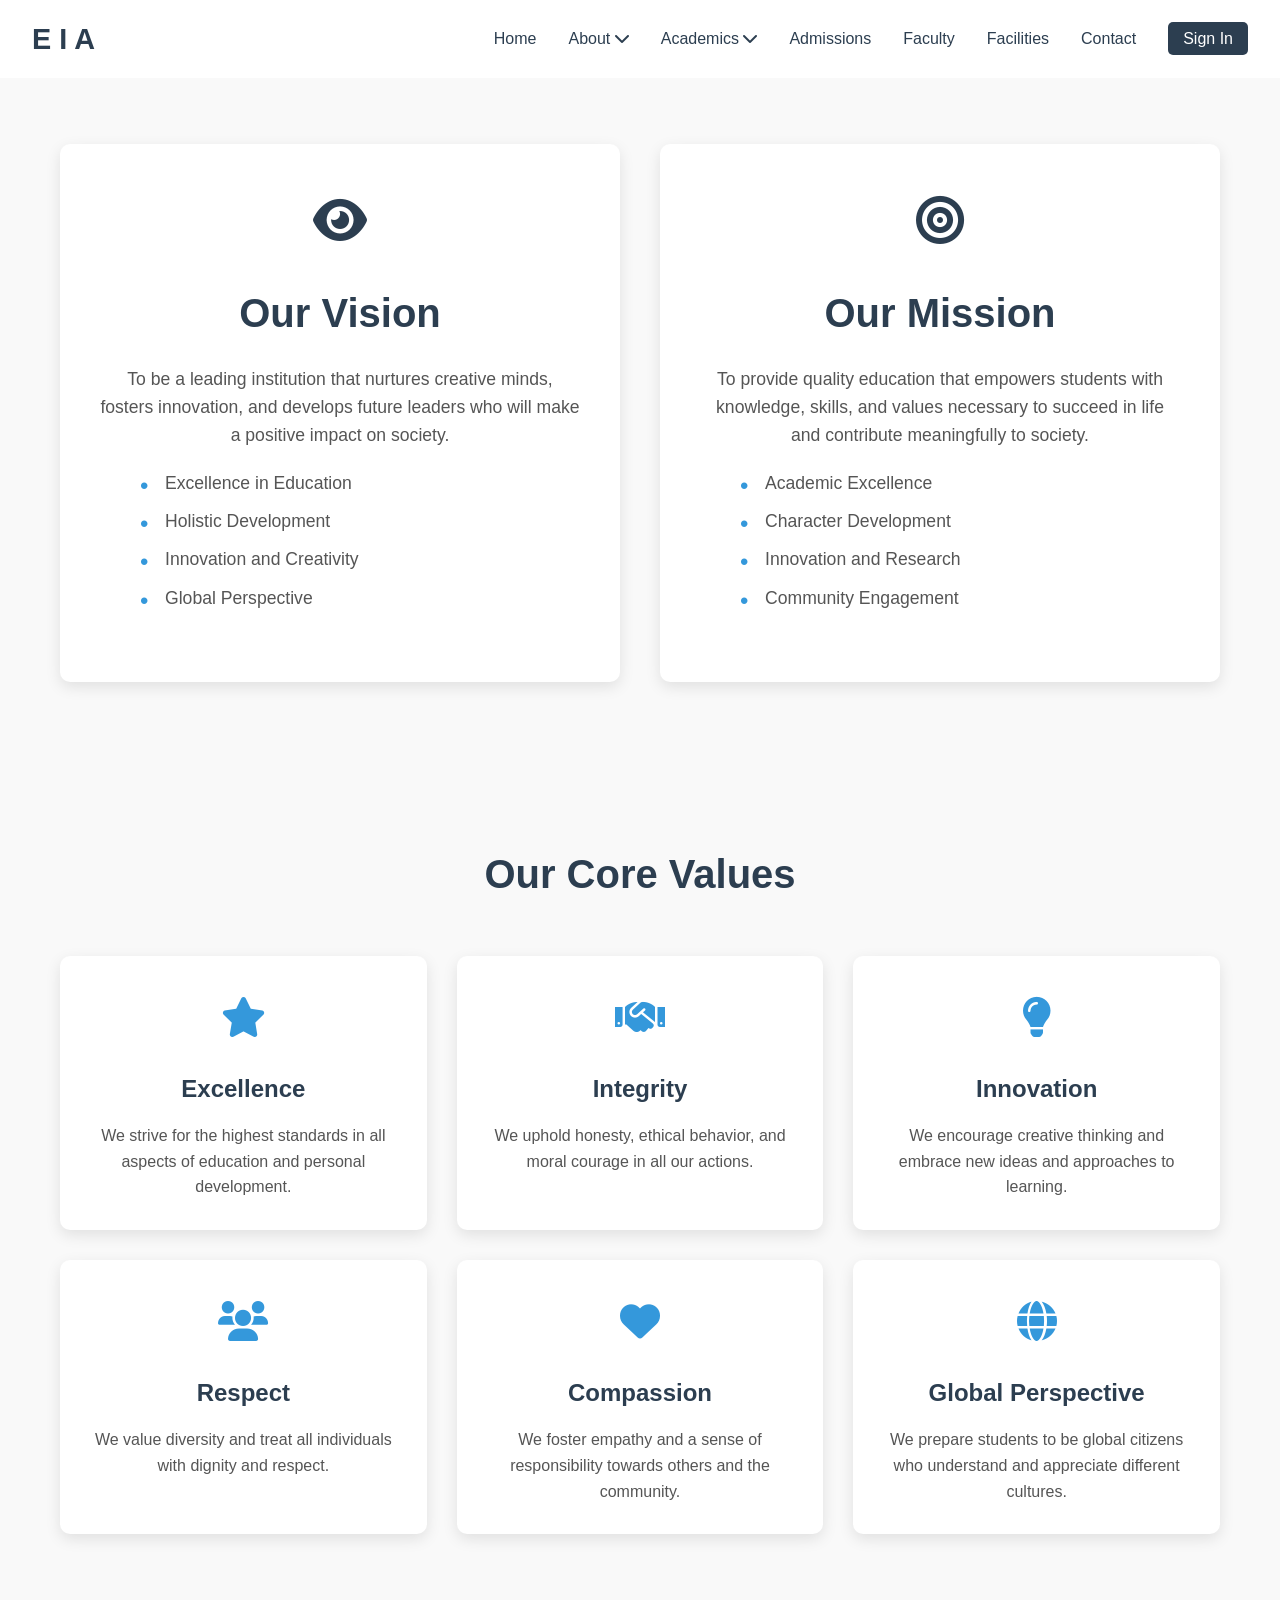
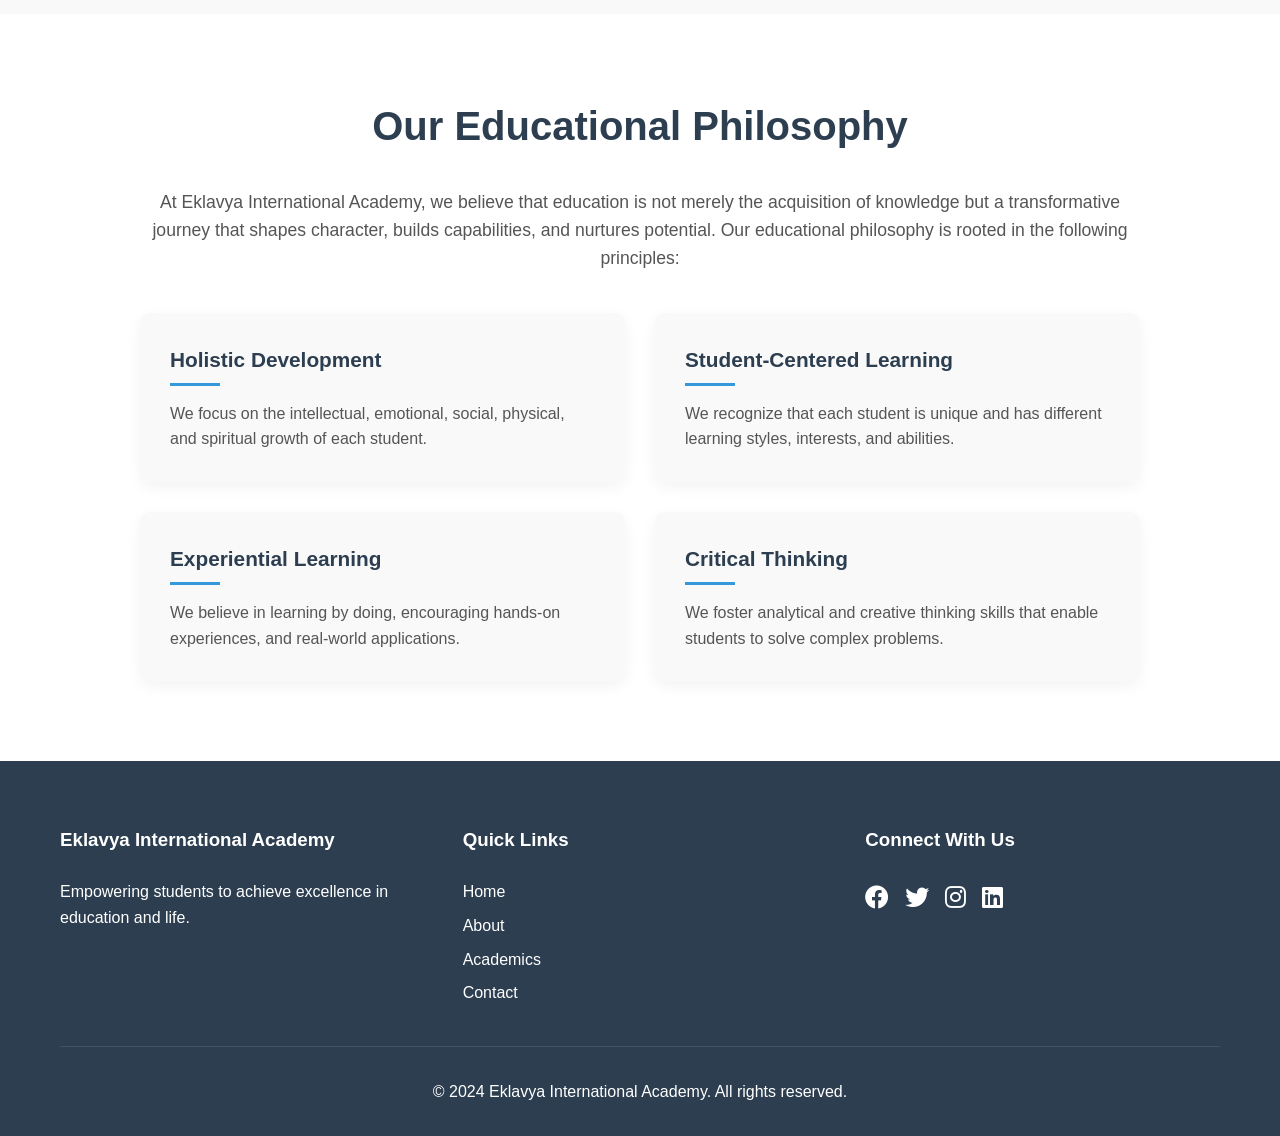
<file: vision-mission.html>
<!DOCTYPE html>
<html lang="en">
<head>
    <meta charset="UTF-8">
    <meta name="viewport" content="width=device-width, initial-scale=1.0">
    <title>Vision & Mission - Eklavya International Academy</title>
    <link rel="stylesheet" href="styles.css">
    <link rel="stylesheet" href="https://cdnjs.cloudflare.com/ajax/libs/font-awesome/6.0.0/css/all.min.css">
</head>
<body>
    <nav class="navbar">
        <div class="logo">
            <h1>E I A</h1>
        </div>
        <div class="hamburger">
            <span></span>
            <span></span>
            <span></span>
        </div>
        <ul class="nav-links">
            <li><a href="index.html#home">Home</a></li>
            <li class="dropdown">
                <a href="#">About <i class="fas fa-chevron-down"></i></a>
                <ul class="dropdown-content">
                    <li><a href="vision-mission.html">Vision & Mission</a></li>
                    <li><a href="director-message.html">Director's Message</a></li>
                    <li><a href="principal-message.html">Principal's Message</a></li>
                    <li><a href="vice-principal-message.html">Vice-Principal's Message</a></li>
                    <li><a href="achievements.html">Achievements</a></li>
                </ul>
            </li>
            <li class="dropdown">
                <a href="#">Academics <i class="fas fa-chevron-down"></i></a>
                <ul class="dropdown-content">
                    <li><a href="primary-education.html">Primary Education</a></li>
                    <li><a href="middle-school.html">Middle School</a></li>
                    <li><a href="high-school.html">High School</a></li>
                    <li><a href="stem-programs.html">STEM Programs</a></li>
                </ul>
            </li>
            <li><a href="admissions.html">Admissions</a></li>
            <li><a href="faculty.html">Faculty</a></li>
            <li><a href="facilities.html">Facilities</a></li>
            <li><a href="index.html#contact">Contact</a></li>
            <li><a href="signin.html" class="auth-link">Sign In</a></li>
        </ul>
    </nav>

    <section class="page-header">
        <div class="container">
            <h1>Vision & Mission</h1>
            <p>The guiding principles that shape our educational journey</p>
        </div>
    </section>

    <main>
        <section class="vision-mission-section">
            <div class="container">
                <div class="vision-mission-content">
                    <div class="vision-column">
                        <div class="vision-icon">
                            <i class="fas fa-eye"></i>
                        </div>
                        <h2>Our Vision</h2>
                        <p>To be a leading institution that nurtures creative minds, fosters innovation, and develops future leaders who will make a positive impact on society.</p>
                        <ul>
                            <li>Excellence in Education</li>
                            <li>Holistic Development</li>
                            <li>Innovation and Creativity</li>
                            <li>Global Perspective</li>
                        </ul>
                    </div>
                    <div class="mission-column">
                        <div class="mission-icon">
                            <i class="fas fa-bullseye"></i>
                        </div>
                        <h2>Our Mission</h2>
                        <p>To provide quality education that empowers students with knowledge, skills, and values necessary to succeed in life and contribute meaningfully to society.</p>
                        <ul>
                            <li>Academic Excellence</li>
                            <li>Character Development</li>
                            <li>Innovation and Research</li>
                            <li>Community Engagement</li>
                        </ul>
                    </div>
                </div>
            </div>
        </section>
    </main>

    <section class="values-section">
        <div class="container">
            <h2>Our Core Values</h2>
            <div class="values-grid">
                <div class="value-card">
                    <div class="value-icon">
                        <i class="fas fa-star"></i>
                    </div>
                    <h3>Excellence</h3>
                    <p>We strive for the highest standards in all aspects of education and personal development.</p>
                </div>
                <div class="value-card">
                    <div class="value-icon">
                        <i class="fas fa-handshake"></i>
                    </div>
                    <h3>Integrity</h3>
                    <p>We uphold honesty, ethical behavior, and moral courage in all our actions.</p>
                </div>
                <div class="value-card">
                    <div class="value-icon">
                        <i class="fas fa-lightbulb"></i>
                    </div>
                    <h3>Innovation</h3>
                    <p>We encourage creative thinking and embrace new ideas and approaches to learning.</p>
                </div>
                <div class="value-card">
                    <div class="value-icon">
                        <i class="fas fa-users"></i>
                    </div>
                    <h3>Respect</h3>
                    <p>We value diversity and treat all individuals with dignity and respect.</p>
                </div>
                <div class="value-card">
                    <div class="value-icon">
                        <i class="fas fa-heart"></i>
                    </div>
                    <h3>Compassion</h3>
                    <p>We foster empathy and a sense of responsibility towards others and the community.</p>
                </div>
                <div class="value-card">
                    <div class="value-icon">
                        <i class="fas fa-globe"></i>
                    </div>
                    <h3>Global Perspective</h3>
                    <p>We prepare students to be global citizens who understand and appreciate different cultures.</p>
                </div>
            </div>
        </div>
    </section>

    <section class="philosophy-section">
        <div class="container">
            <h2>Our Educational Philosophy</h2>
            <div class="philosophy-content">
                <p>At Eklavya International Academy, we believe that education is not merely the acquisition of knowledge but a transformative journey that shapes character, builds capabilities, and nurtures potential. Our educational philosophy is rooted in the following principles:</p>
                
                <div class="philosophy-grid">
                    <div class="philosophy-item">
                        <h3>Holistic Development</h3>
                        <p>We focus on the intellectual, emotional, social, physical, and spiritual growth of each student.</p>
                    </div>
                    <div class="philosophy-item">
                        <h3>Student-Centered Learning</h3>
                        <p>We recognize that each student is unique and has different learning styles, interests, and abilities.</p>
                    </div>
                    <div class="philosophy-item">
                        <h3>Experiential Learning</h3>
                        <p>We believe in learning by doing, encouraging hands-on experiences, and real-world applications.</p>
                    </div>
                    <div class="philosophy-item">
                        <h3>Critical Thinking</h3>
                        <p>We foster analytical and creative thinking skills that enable students to solve complex problems.</p>
                    </div>
                </div>
            </div>
        </div>
    </section>

    <footer>
        <div class="container">
            <div class="footer-content">
                <div class="footer-section">
                    <h3>Eklavya International Academy</h3>
                    <p>Empowering students to achieve excellence in education and life.</p>
                </div>
                <div class="footer-section">
                    <h3>Quick Links</h3>
                    <ul>
                        <li><a href="index.html#home">Home</a></li>
                        <li><a href="index.html#about">About</a></li>
                        <li><a href="index.html#academics">Academics</a></li>
                        <li><a href="index.html#contact">Contact</a></li>
                    </ul>
                </div>
                <div class="footer-section">
                    <h3>Connect With Us</h3>
                    <div class="social-links">
                        <a href="#"><i class="fab fa-facebook"></i></a>
                        <a href="#"><i class="fab fa-twitter"></i></a>
                        <a href="#"><i class="fab fa-instagram"></i></a>
                        <a href="#"><i class="fab fa-linkedin"></i></a>
                    </div>
                </div>
            </div>
            <div class="footer-bottom">
                <p>&copy; 2024 Eklavya International Academy. All rights reserved.</p>
            </div>
        </div>
    </footer>

    <script src="script.js"></script>
</body>
</html>
</file>
<file: styles.css>
/* Reset and Base Styles */
* {
    margin: 0;
    padding: 0;
    box-sizing: border-box;
}

:root {
    --primary-color: #2c3e50;
    --secondary-color: #3498db;
    --accent-color: #e74c3c;
    --text-color: #333;
    --light-gray: #f5f6fa;
    --white: #ffffff;
}

body {
    font-family: 'Segoe UI', Tahoma, Geneva, Verdana, sans-serif;
    line-height: 1.6;
    color: var(--text-color);
}

.container {
    max-width: 1200px;
    margin: 0 auto;
    padding: 0 20px;
}

/* Navigation */
.navbar {
    position: fixed;
    top: 0;
    left: 0;
    width: 100%;
    background-color: #fff;
    padding: 1rem 2rem;
    display: flex;
    justify-content: space-between;
    align-items: center;
    z-index: 1000;
    box-shadow: 0 2px 10px rgba(0, 0, 0, 0.1);
    transition: transform 0.3s ease-in-out;
}

.logo h1 {
    color: var(--primary-color);
    font-size: 1.8rem;
    transition: transform 0.3s ease;
}

.logo h1:hover {
    transform: scale(1.05);
}

.nav-links {
    display: flex;
    list-style: none;
    gap: 2rem;
    transition: all 0.3s ease;
}

.nav-links a {
    text-decoration: none;
    color: var(--primary-color);
    font-weight: 500;
    transition: color 0.3s ease;
    position: relative;
}

.nav-links a::after {
    content: '';
    position: absolute;
    width: 0;
    height: 2px;
    bottom: -4px;
    left: 0;
    background-color: var(--secondary-color);
    transition: width 0.3s ease;
}

.nav-links a:hover::after {
    width: 100%;
}

.hamburger {
    display: none;
    flex-direction: column;
    gap: 5px;
    cursor: pointer;
    padding: 5px;
    z-index: 1001;
}

.hamburger span {
    width: 25px;
    height: 3px;
    background-color: var(--primary-color);
    transition: all 0.3s ease;
    border-radius: 3px;
}

/* Dropdown Menu Styles */
.dropdown {
    position: relative;
}

.dropdown-content {
    display: none;
    position: absolute;
    background-color: var(--white);
    min-width: 200px;
    box-shadow: 0 8px 16px rgba(0,0,0,0.1);
    z-index: 1;
    border-radius: 4px;
    overflow: hidden;
    top: 100%;
    left: 0;
}

.dropdown:hover .dropdown-content {
    display: block;
    animation: fadeIn 0.3s ease;
}

.dropdown-content li {
    display: block;
}

.dropdown-content a {
    color: var(--text-color);
    padding: 12px 16px;
    text-decoration: none;
    display: block;
    transition: background-color 0.3s ease;
}

.dropdown-content a:hover {
    background-color: var(--light-gray);
    color: var(--secondary-color);
}

@keyframes fadeIn {
    from { opacity: 0; transform: translateY(-10px); }
    to { opacity: 1; transform: translateY(0); }
}

/* Hero Section */
.hero {
    position: relative;
    height: 100vh;
    overflow: hidden;
}

.hero-slider {
    position: relative;
    height: 100%;
}

.slide {
    position: absolute;
    top: 0;
    left: 0;
    width: 100%;
    height: 100%;
    opacity: 0;
    transition: opacity 0.5s ease-in-out;
}

.slide.active {
    opacity: 1;
}

.slide img {
    width: 100%;
    height: 100%;
    object-fit: cover;
}

.hero-overlay {
    position: absolute;
    top: 0;
    left: 0;
    width: 100%;
    height: 100%;
    background: rgba(0, 0, 0, 0.5);
}

.hero-content {
    position: absolute;
    top: 50%;
    left: 50%;
    transform: translate(-50%, -50%);
    text-align: center;
    color: white;
    z-index: 1;
    width: 80%;
    max-width: 800px;
}

.hero-content h1 {
    font-size: 3rem;
    margin-bottom: 1rem;
    opacity: 0;
    transform: translateY(20px);
    transition: opacity 0.5s ease-in-out, transform 0.5s ease-in-out;
}

.slide.active .hero-content h1 {
    opacity: 1;
    transform: translateY(0);
}

.hero-content p {
    font-size: 1.5rem;
    margin-bottom: 2rem;
    opacity: 0;
    transform: translateY(20px);
    transition: opacity 0.5s ease-in-out 0.2s, transform 0.5s ease-in-out 0.2s;
}

.slide.active .hero-content p {
    opacity: 1;
    transform: translateY(0);
}

.cta-button {
    display: inline-block;
    padding: 1rem 2rem;
    background-color: #007bff;
    color: white;
    text-decoration: none;
    border-radius: 5px;
    font-weight: bold;
    transition: background-color 0.3s ease;
    opacity: 0;
    transform: translateY(20px);
    transition: opacity 0.5s ease-in-out 0.4s, transform 0.5s ease-in-out 0.4s, background-color 0.3s ease;
}

.slide.active .cta-button {
    opacity: 1;
    transform: translateY(0);
}

.cta-button:hover {
    background-color: #0056b3;
}

.slider-controls {
    position: absolute;
    bottom: 2rem;
    left: 50%;
    transform: translateX(-50%);
    display: flex;
    align-items: center;
    gap: 1rem;
    z-index: 2;
}

.prev-slide,
.next-slide {
    background: rgba(255, 255, 255, 0.3);
    border: none;
    width: 40px;
    height: 40px;
    border-radius: 50%;
    cursor: pointer;
    display: flex;
    align-items: center;
    justify-content: center;
    color: white;
    transition: background-color 0.3s ease;
}

.prev-slide:hover,
.next-slide:hover {
    background: rgba(255, 255, 255, 0.5);
}

.slider-dots {
    display: flex;
    gap: 0.5rem;
}

.dot {
    width: 10px;
    height: 10px;
    border-radius: 50%;
    background: rgba(255, 255, 255, 0.5);
    cursor: pointer;
    transition: background-color 0.3s ease;
}

.dot.active {
    background: white;
}

@media (max-width: 768px) {
    .hero-content h1 {
        font-size: 2rem;
    }
    
    .hero-content p {
        font-size: 1.2rem;
    }
    
    .slider-controls {
        bottom: 1rem;
    }
    
    .prev-slide,
    .next-slide {
        width: 30px;
        height: 30px;
    }
}

/* About Section */
.about {
    padding: 5rem 0;
    background-color: var(--light-gray);
}

.about h2 {
    text-align: center;
    margin-bottom: 3rem;
    color: var(--primary-color);
}

.about-content {
    display: grid;
    grid-template-columns: 1fr 1fr;
    gap: 3rem;
    align-items: center;
}

.about-text {
    font-size: 1.1rem;
}

.about-stats {
    display: grid;
    grid-template-columns: repeat(3, 1fr);
    gap: 2rem;
}

.stat-item {
    text-align: center;
    padding: 2rem;
    background-color: var(--white);
    border-radius: 10px;
    box-shadow: 0 3px 10px rgba(0,0,0,0.1);
}

.stat-item i {
    font-size: 2.5rem;
    color: var(--secondary-color);
    margin-bottom: 1rem;
}

/* Academics Section */
.academics {
    padding: 5rem 0;
}

.academics h2 {
    text-align: center;
    margin-bottom: 3rem;
    color: var(--primary-color);
}

.programs-grid {
    display: grid;
    grid-template-columns: repeat(auto-fit, minmax(250px, 1fr));
    gap: 2rem;
}

.program-card {
    text-align: center;
    padding: 2rem;
    background-color: var(--white);
    border-radius: 10px;
    box-shadow: 0 3px 10px rgba(0,0,0,0.1);
    transition: transform 0.3s ease;
    text-decoration: none;
    color: var(--text-color);
    display: block;
}

.program-card:hover {
    transform: translateY(-5px);
    color: var(--text-color);
}

.program-card i {
    font-size: 2.5rem;
    color: var(--secondary-color);
    margin-bottom: 1rem;
}

/* Toppers Section */
.toppers {
    padding: 80px 0;
    background-color: #f9f9f9;
    overflow: hidden;
}

.toppers h2 {
    text-align: center;
    margin-bottom: 20px;
    color: #2c3e50;
    font-size: 2.5rem;
}

.toppers .section-description {
    text-align: center;
    color: #666;
    margin-bottom: 40px;
    font-size: 1.1rem;
}

.toppers-container {
    position: relative;
    width: 100%;
    overflow: hidden;
    padding: 20px 0;
}

.toppers-track {
    display: flex;
    gap: 30px;
    transition: transform 0.5s ease;
}

.topper-card {
    min-width: 300px;
    background: #fff;
    border-radius: 10px;
    overflow: hidden;
    box-shadow: 0 4px 15px rgba(0, 0, 0, 0.1);
    transition: transform 0.3s ease;
    flex-shrink: 0;
}

.topper-card:hover {
    transform: translateY(-5px);
}

.topper-image {
    width: 100%;
    height: 250px;
    overflow: hidden;
}

.topper-image img {
    width: 100%;
    height: 100%;
    object-fit: cover;
    transition: transform 0.3s ease;
}

.topper-card:hover .topper-image img {
    transform: scale(1.05);
}

.topper-info {
    padding: 20px;
    text-align: center;
}

.topper-info h3 {
    color: #333;
    margin-bottom: 10px;
    font-size: 1.4rem;
}

.topper-class {
    color: #666;
    font-size: 1rem;
    margin-bottom: 8px;
}

.topper-achievement {
    color: #2ecc71;
    font-weight: 600;
    font-size: 1.1rem;
    margin-bottom: 8px;
}

.topper-detail {
    color: #666;
    font-size: 0.95rem;
}

.toppers-controls {
    display: flex;
    justify-content: center;
    gap: 20px;
    margin-top: 30px;
}

.scroll-left,
.scroll-right {
    background: #fff;
    border: none;
    width: 40px;
    height: 40px;
    border-radius: 50%;
    cursor: pointer;
    display: flex;
    align-items: center;
    justify-content: center;
    box-shadow: 0 2px 10px rgba(0, 0, 0, 0.1);
    transition: all 0.3s ease;
}

.scroll-left:hover,
.scroll-right:hover {
    background: #2ecc71;
    color: #fff;
    transform: scale(1.1);
}

.scroll-left i,
.scroll-right i {
    font-size: 1.2rem;
}

@media (max-width: 768px) {
    .toppers {
        padding: 60px 0;
    }

    .topper-card {
        min-width: 260px;
    }

    .topper-image {
        height: 200px;
    }
}

/* Contact Section */
.contact {
    padding: 5rem 0;
    background-color: var(--light-gray);
}

.contact h2 {
    text-align: center;
    margin-bottom: 3rem;
    color: var(--primary-color);
}

.contact-content {
    display: grid;
    grid-template-columns: 1fr 2fr;
    gap: 3rem;
}

.contact-info {
    display: flex;
    flex-direction: column;
    gap: 2rem;
}

.info-item {
    display: flex;
    align-items: center;
    gap: 1rem;
}

.info-item i {
    font-size: 1.5rem;
    color: var(--secondary-color);
}

.contact-form {
    display: flex;
    flex-direction: column;
    gap: 1rem;
}

.contact-form input,
.contact-form textarea {
    padding: 1rem;
    border: 1px solid #ddd;
    border-radius: 5px;
    font-size: 1rem;
}

.contact-form textarea {
    height: 150px;
    resize: vertical;
}

.submit-button {
    padding: 1rem;
    background-color: var(--secondary-color);
    color: var(--white);
    border: none;
    border-radius: 5px;
    cursor: pointer;
    transition: background-color 0.3s ease;
}

.submit-button:hover {
    background-color: #2980b9;
}

/* Footer */
footer {
    background-color: var(--primary-color);
    color: var(--white);
    padding: 4rem 0 2rem;
}

.footer-content {
    display: grid;
    grid-template-columns: repeat(auto-fit, minmax(250px, 1fr));
    gap: 3rem;
    margin-bottom: 2rem;
}

.footer-section h3 {
    margin-bottom: 1.5rem;
}

.footer-section ul {
    list-style: none;
}

.footer-section ul li {
    margin-bottom: 0.5rem;
}

.footer-section a {
    color: var(--white);
    text-decoration: none;
    transition: color 0.3s ease;
}

.footer-section a:hover {
    color: var(--secondary-color);
}

.social-links {
    display: flex;
    gap: 1rem;
}

.social-links a {
    font-size: 1.5rem;
}

.footer-bottom {
    text-align: center;
    padding-top: 2rem;
    border-top: 1px solid rgba(255,255,255,0.1);
}

/* Responsive Design */
@media (max-width: 768px) {
    .nav-links {
        display: none;
    }

    .hamburger {
        display: flex;
    }

    .about-content {
        grid-template-columns: 1fr;
    }

    .contact-content {
        grid-template-columns: 1fr;
    }

    .hero-content h1 {
        font-size: 2.5rem;
    }

    .hero-content p {
        font-size: 1.2rem;
    }
}

@media (max-width: 480px) {
    .about-stats {
        grid-template-columns: 1fr;
    }

    .programs-grid {
        grid-template-columns: 1fr;
    }
}

/* Admissions Page Styles */
.admissions-header {
    background: linear-gradient(rgba(0,0,0,0.6), rgba(0,0,0,0.6)), url('https://images.unsplash.com/photo-1523050854058-8df90110c9f1?ixlib=rb-1.2.1&auto=format&fit=crop&w=1950&q=80');
    background-size: cover;
    background-position: center;
    color: var(--white);
    text-align: center;
    padding: 8rem 0 4rem;
}

.admissions-header h1 {
    font-size: 3rem;
    margin-bottom: 1rem;
}

.admissions-header p {
    font-size: 1.2rem;
    max-width: 600px;
    margin: 0 auto;
}

/* Admissions Process */
.admissions-process {
    padding: 4rem 0;
    background-color: var(--white);
}

.admissions-process h2 {
    text-align: center;
    margin-bottom: 3rem;
    color: var(--primary-color);
}

.process-steps {
    display: grid;
    grid-template-columns: repeat(auto-fit, minmax(250px, 1fr));
    gap: 2rem;
}

.step {
    text-align: center;
    padding: 2rem;
    background-color: var(--light-gray);
    border-radius: 10px;
    transition: transform 0.3s ease;
}

.step:hover {
    transform: translateY(-5px);
}

.step i {
    font-size: 2.5rem;
    color: var(--secondary-color);
    margin-bottom: 1rem;
}

.step h3 {
    margin-bottom: 1rem;
    color: var(--primary-color);
}

/* Application Form */
.application-form {
    padding: 4rem 0;
    background-color: var(--light-gray);
}

.application-form h2 {
    text-align: center;
    margin-bottom: 3rem;
    color: var(--primary-color);
}

.admission-form {
    max-width: 800px;
    margin: 0 auto;
    background-color: var(--white);
    padding: 2rem;
    border-radius: 10px;
    box-shadow: 0 3px 10px rgba(0,0,0,0.1);
}

.form-section {
    margin-bottom: 2rem;
    padding-bottom: 2rem;
    border-bottom: 1px solid #eee;
}

.form-section:last-child {
    border-bottom: none;
}

.form-section h3 {
    color: var(--primary-color);
    margin-bottom: 1.5rem;
}

.form-grid {
    display: grid;
    grid-template-columns: repeat(auto-fit, minmax(200px, 1fr));
    gap: 1.5rem;
}

.form-group {
    margin-bottom: 1.5rem;
}

.form-group label {
    display: block;
    margin-bottom: 0.5rem;
    color: var(--text-color);
    font-weight: 500;
}

.form-group input,
.form-group select,
.form-group textarea {
    width: 100%;
    padding: 0.8rem;
    border: 1px solid #ddd;
    border-radius: 5px;
    font-size: 1rem;
    transition: border-color 0.3s ease;
}

.form-group input:focus,
.form-group select:focus,
.form-group textarea:focus {
    outline: none;
    border-color: var(--secondary-color);
}

.form-group textarea {
    height: 100px;
    resize: vertical;
}

.form-group input[type="file"] {
    padding: 0.5rem;
    border: 1px dashed #ddd;
    background-color: var(--light-gray);
}

.form-submit {
    text-align: center;
    margin-top: 2rem;
}

.form-submit .submit-button {
    padding: 1rem 3rem;
    font-size: 1.1rem;
}

/* Responsive Design for Admissions Page */
@media (max-width: 768px) {
    .admissions-header {
        padding: 6rem 0 3rem;
    }

    .admissions-header h1 {
        font-size: 2.5rem;
    }

    .admission-form {
        padding: 1.5rem;
    }

    .form-grid {
        grid-template-columns: 1fr;
    }
}

/* Faculty Page Styles */
.faculty-header {
    background: linear-gradient(rgba(0,0,0,0.6), rgba(0,0,0,0.6)), url('https://images.unsplash.com/photo-1524178232363-1fb2b075b655?ixlib=rb-1.2.1&auto=format&fit=crop&w=1950&q=80');
    background-size: cover;
    background-position: center;
    color: var(--white);
    text-align: center;
    padding: 8rem 0 4rem;
}

.faculty-header h1 {
    font-size: 3rem;
    margin-bottom: 1rem;
}

.faculty-header p {
    font-size: 1.2rem;
    max-width: 600px;
    margin: 0 auto;
}

/* Faculty Introduction */
.faculty-intro {
    padding: 4rem 0;
    background-color: var(--white);
    text-align: center;
}

.faculty-intro h2 {
    color: var(--primary-color);
    margin-bottom: 1.5rem;
}

.faculty-intro p {
    max-width: 800px;
    margin: 0 auto 1rem;
    font-size: 1.1rem;
    line-height: 1.8;
}

/* Faculty Categories */
.faculty-categories {
    padding: 2rem 0;
    background-color: var(--light-gray);
}

.category-tabs {
    display: flex;
    justify-content: center;
    flex-wrap: wrap;
    gap: 1rem;
}

.tab-btn {
    padding: 0.8rem 1.5rem;
    background-color: var(--white);
    border: none;
    border-radius: 30px;
    cursor: pointer;
    font-weight: 500;
    transition: all 0.3s ease;
    box-shadow: 0 2px 5px rgba(0,0,0,0.1);
}

.tab-btn:hover {
    background-color: var(--secondary-color);
    color: var(--white);
}

.tab-btn.active {
    background-color: var(--secondary-color);
    color: var(--white);
}

/* Faculty Members */
.faculty-members {
    padding: 4rem 0;
    background-color: var(--white);
}

.faculty-grid {
    display: grid;
    grid-template-columns: repeat(auto-fill, minmax(300px, 1fr));
    gap: 2rem;
}

.faculty-card {
    background-color: var(--white);
    border-radius: 10px;
    overflow: hidden;
    box-shadow: 0 3px 10px rgba(0,0,0,0.1);
    transition: transform 0.3s ease;
}

.faculty-card:hover {
    transform: translateY(-5px);
}

.faculty-image {
    height: 250px;
    overflow: hidden;
}

.faculty-image img {
    width: 100%;
    height: 100%;
    object-fit: cover;
    transition: transform 0.3s ease;
}

.faculty-card:hover .faculty-image img {
    transform: scale(1.05);
}

.faculty-info {
    padding: 1.5rem;
}

.faculty-info h3 {
    color: var(--primary-color);
    margin-bottom: 0.5rem;
}

.faculty-title {
    color: var(--secondary-color);
    font-weight: 500;
    margin-bottom: 0.5rem;
}

.faculty-qualification {
    font-size: 0.9rem;
    color: #666;
    margin-bottom: 1rem;
}

.faculty-bio {
    margin-bottom: 1rem;
    line-height: 1.6;
}

.faculty-contact {
    display: flex;
    gap: 1rem;
}

.faculty-contact a {
    color: var(--primary-color);
    font-size: 1.2rem;
    transition: color 0.3s ease;
}

.faculty-contact a:hover {
    color: var(--secondary-color);
}

/* Join Faculty Section */
.join-faculty {
    padding: 4rem 0;
    background-color: var(--light-gray);
    text-align: center;
}

.join-faculty h2 {
    color: var(--primary-color);
    margin-bottom: 1.5rem;
}

.join-faculty p {
    max-width: 700px;
    margin: 0 auto 2rem;
    font-size: 1.1rem;
    line-height: 1.8;
}

/* Responsive Design for Faculty Page */
@media (max-width: 768px) {
    .faculty-header {
        padding: 6rem 0 3rem;
    }

    .faculty-header h1 {
        font-size: 2.5rem;
    }

    .category-tabs {
        flex-direction: column;
        align-items: center;
    }

    .tab-btn {
        width: 80%;
        text-align: center;
    }

    .faculty-grid {
        grid-template-columns: 1fr;
    }
}

/* Facilities Page Styles */
.facilities-header {
    background: linear-gradient(rgba(0,0,0,0.6), rgba(0,0,0,0.6)), url('https://images.unsplash.com/photo-1541339907198-e08756dedf3f?ixlib=rb-1.2.1&auto=format&fit=crop&w=1950&q=80');
    background-size: cover;
    background-position: center;
    color: var(--white);
    text-align: center;
    padding: 8rem 0 4rem;
}

.facilities-header h1 {
    font-size: 3rem;
    margin-bottom: 1rem;
}

.facilities-header p {
    font-size: 1.2rem;
    max-width: 600px;
    margin: 0 auto;
}

.facilities-section {
    padding: 4rem 0;
    background-color: var(--white);
}

.facilities-section:nth-child(even) {
    background-color: var(--light-gray);
}

.facilities-section h2 {
    text-align: center;
    color: var(--primary-color);
    margin-bottom: 3rem;
    font-size: 2.5rem;
}

.facilities-grid {
    display: grid;
    grid-template-columns: repeat(auto-fit, minmax(300px, 1fr));
    gap: 2rem;
}

.facility-card {
    background-color: var(--white);
    border-radius: 10px;
    overflow: hidden;
    box-shadow: 0 3px 10px rgba(0,0,0,0.1);
    transition: transform 0.3s ease;
}

.facility-card:hover {
    transform: translateY(-5px);
}

.facility-image {
    height: 250px;
    overflow: hidden;
}

.facility-image img {
    width: 100%;
    height: 100%;
    object-fit: cover;
    transition: transform 0.3s ease;
}

.facility-card:hover .facility-image img {
    transform: scale(1.05);
}

.facility-info {
    padding: 1.5rem;
}

.facility-info h3 {
    color: var(--primary-color);
    margin-bottom: 0.5rem;
    font-size: 1.5rem;
}

.facility-info p {
    color: var(--text-color);
    line-height: 1.6;
}

/* Responsive Design for Facilities Page */
@media (max-width: 768px) {
    .facilities-header {
        padding: 6rem 0 3rem;
    }

    .facilities-header h1 {
        font-size: 2.5rem;
    }

    .facilities-grid {
        grid-template-columns: 1fr;
    }
}

/* Authentication Pages Styles */
.auth-section {
    padding: 6rem 0;
    background: linear-gradient(rgba(0,0,0,0.7), rgba(0,0,0,0.7)), url('https://images.unsplash.com/photo-1523050854058-8df90110c9f1?ixlib=rb-1.2.1&auto=format&fit=crop&w=1950&q=80');
    background-size: cover;
    background-position: center;
    min-height: calc(100vh - 200px);
    display: flex;
    align-items: center;
}

.auth-container {
    background-color: var(--white);
    border-radius: 10px;
    box-shadow: 0 5px 20px rgba(0,0,0,0.2);
    padding: 2.5rem;
    max-width: 500px;
    margin: 0 auto;
    width: 100%;
}

.auth-header {
    text-align: center;
    margin-bottom: 2rem;
}

.auth-header h2 {
    color: var(--primary-color);
    font-size: 2rem;
    margin-bottom: 0.5rem;
}

.auth-header p {
    color: var(--text-color);
    font-size: 1rem;
}

.auth-form .form-group {
    margin-bottom: 1.5rem;
}

.auth-form label {
    display: block;
    margin-bottom: 0.5rem;
    color: var(--text-color);
    font-weight: 500;
}

.input-with-icon {
    position: relative;
}

.input-with-icon i {
    position: absolute;
    left: 15px;
    top: 50%;
    transform: translateY(-50%);
    color: var(--text-color);
    opacity: 0.7;
}

.input-with-icon .toggle-password {
    left: auto;
    right: 15px;
    cursor: pointer;
}

.input-with-icon input,
.input-with-icon select {
    width: 100%;
    padding: 12px 15px 12px 45px;
    border: 1px solid #ddd;
    border-radius: 5px;
    font-size: 1rem;
    transition: border-color 0.3s ease;
}

.input-with-icon input:focus,
.input-with-icon select:focus {
    border-color: var(--primary-color);
    outline: none;
}

.form-options {
    display: flex;
    justify-content: space-between;
    align-items: center;
    margin-bottom: 1.5rem;
}

.remember-me,
.terms-checkbox {
    display: flex;
    align-items: center;
}

.remember-me input,
.terms-checkbox input {
    margin-right: 0.5rem;
}

.forgot-password {
    color: var(--primary-color);
    text-decoration: none;
    font-size: 0.9rem;
}

.forgot-password:hover {
    text-decoration: underline;
}

.auth-button {
    width: 100%;
    padding: 12px;
    background-color: var(--primary-color);
    color: var(--white);
    border: none;
    border-radius: 5px;
    font-size: 1rem;
    font-weight: 600;
    cursor: pointer;
    transition: background-color 0.3s ease;
}

.auth-button:hover {
    background-color: var(--secondary-color);
}

.auth-footer {
    text-align: center;
    margin: 1.5rem 0;
    padding-top: 1.5rem;
    border-top: 1px solid #eee;
}

.auth-footer a {
    color: var(--primary-color);
    text-decoration: none;
    font-weight: 600;
}

.auth-footer a:hover {
    text-decoration: underline;
}

.social-login {
    text-align: center;
}

.social-login p {
    margin-bottom: 1rem;
    color: var(--text-color);
    position: relative;
}

.social-login p::before,
.social-login p::after {
    content: "";
    position: absolute;
    top: 50%;
    width: 30%;
    height: 1px;
    background-color: #ddd;
}

.social-login p::before {
    left: 0;
}

.social-login p::after {
    right: 0;
}

.social-buttons {
    display: flex;
    justify-content: center;
    gap: 1rem;
}

.social-button {
    display: flex;
    align-items: center;
    justify-content: center;
    padding: 10px 20px;
    border: 1px solid #ddd;
    border-radius: 5px;
    background-color: var(--white);
    cursor: pointer;
    transition: background-color 0.3s ease;
}

.social-button i {
    margin-right: 10px;
    font-size: 1.2rem;
}

.social-button.google:hover {
    background-color: #f2f2f2;
}

.social-button.facebook {
    background-color: #3b5998;
    color: var(--white);
    border-color: #3b5998;
}

.social-button.facebook:hover {
    background-color: #2d4373;
}

/* Responsive Design for Authentication Pages */
@media (max-width: 768px) {
    .auth-section {
        padding: 4rem 0;
    }
    
    .auth-container {
        padding: 2rem;
    }
    
    .social-buttons {
        flex-direction: column;
    }
}

/* Auth Link in Navigation */
.auth-link {
    background-color: var(--primary-color);
    color: var(--white) !important;
    padding: 8px 15px;
    border-radius: 5px;
    transition: background-color 0.3s ease;
}

.auth-link:hover {
    background-color: var(--secondary-color);
}

/* Mobile Menu */
@media screen and (max-width: 768px) {
    .nav-links {
        position: fixed;
        top: 70px;
        right: -100%;
        width: 100%;
        height: calc(100vh - 70px);
        background-color: var(--white);
        flex-direction: column;
        align-items: center;
        padding: 2rem 0;
        transition: right 0.3s ease;
        overflow-y: auto;
        display: flex;
    }

    .nav-links.active {
        right: 0;
    }

    .nav-links li {
        margin: 1rem 0;
    }

    .nav-links.active li {
    }

    .hamburger {
        display: flex;
    }

    .hamburger.active span:nth-child(1) {
        transform: translateY(8px) rotate(45deg);
    }

    .hamburger.active span:nth-child(2) {
        opacity: 0;
    }

    .hamburger.active span:nth-child(3) {
        transform: translateY(-8px) rotate(-45deg);
    }

    /* Mobile Dropdown Styles */
    .dropdown-content {
        position: static;
        display: none;
        width: 100%;
        box-shadow: none;
        background-color: var(--light-gray);
        padding: 0.5rem 0;
    }

    .dropdown.active .dropdown-content {
        display: block;
    }

    .dropdown-content li {
        padding: 0.5rem 2rem;
    }

    .dropdown-content a {
        padding: 10px 20px;
    }
}

/* Coming Soon Styles */
.coming-soon-container {
    display: flex;
    flex-direction: column;
    align-items: center;
    justify-content: center;
    min-height: 70vh;
    text-align: center;
    padding: 2rem;
    background-color: #f9f9f9;
}

.coming-soon-icon {
    font-size: 5rem;
    color: #2c3e50;
    margin-bottom: 1.5rem;
}

.coming-soon-title {
    font-size: 2.5rem;
    color: #2c3e50;
    margin-bottom: 1rem;
}

.coming-soon-text {
    font-size: 1.2rem;
    color: #7f8c8d;
    max-width: 600px;
    margin-bottom: 2rem;
}

.coming-soon-button {
    display: inline-block;
    padding: 0.8rem 1.5rem;
    background-color: #3498db;
    color: white;
    text-decoration: none;
    border-radius: 4px;
    font-weight: 600;
    transition: background-color 0.3s;
}

.coming-soon-button:hover {
    background-color: #2980b9;
}

/* Media Queries for Coming Soon */
@media (max-width: 768px) {
    .coming-soon-icon {
        font-size: 4rem;
    }
    
    .coming-soon-title {
        font-size: 2rem;
    }
    
    .coming-soon-text {
        font-size: 1rem;
    }
}

/* Responsive Navigation */
@media (max-width: 992px) {
    .nav-links {
        gap: 1.5rem;
    }
}

@media (max-width: 768px) {
    .navbar {
        padding: 1rem;
    }
    
    .nav-links {
        position: fixed;
        top: 70px;
        right: -100%;
        width: 100%;
        height: calc(100vh - 70px);
        background-color: var(--white);
        flex-direction: column;
        align-items: center;
        padding: 2rem 0;
        transition: right 0.3s ease;
        overflow-y: auto;
        display: flex;
    }
    
    .nav-links.active {
        right: 0;
    }
    
    .nav-links li {
        margin: 1rem 0;
    }
    
    .nav-links.active li {
    }
    
    .hamburger {
        display: flex;
    }
    
    .hamburger.active span:nth-child(1) {
        transform: translateY(8px) rotate(45deg);
    }
    
    .hamburger.active span:nth-child(2) {
        opacity: 0;
    }
    
    .hamburger.active span:nth-child(3) {
        transform: translateY(-8px) rotate(-45deg);
    }
    
    .dropdown-content {
        position: static;
        display: none;
        width: 100%;
        box-shadow: none;
        background-color: var(--light-gray);
        padding: 0.5rem 0;
    }
    
    .dropdown.active .dropdown-content {
        display: block;
    }
    
    .dropdown-content li {
        padding: 0.5rem 2rem;
    }
}

@media (max-width: 480px) {
    .logo h1 {
        font-size: 1.5rem;
    }
    
    .navbar {
        padding: 0.8rem;
    }
}

/* Vision & Mission Page Styles */
.vision-mission-section {
    padding: 80px 0;
    background-color: #f9f9f9;
}

.vision-mission-content {
    display: grid;
    grid-template-columns: 1fr 1fr;
    gap: 40px;
    max-width: 1200px;
    margin: 0 auto;
}

.vision-column, .mission-column {
    text-align: center;
    padding: 40px;
    background-color: #ffffff;
    border-radius: 10px;
    box-shadow: 0 5px 15px rgba(0, 0, 0, 0.1);
    transition: transform 0.3s ease;
}

.vision-column:hover, .mission-column:hover {
    transform: translateY(-5px);
}

.vision-icon, .mission-icon {
    font-size: 3rem;
    color: #2c3e50;
    margin-bottom: 20px;
}

.vision-column h2, .mission-column h2 {
    font-size: 2.5rem;
    color: #2c3e50;
    margin-bottom: 20px;
}

.vision-column p, .mission-column p {
    font-size: 1.1rem;
    line-height: 1.6;
    color: #555;
    margin-bottom: 20px;
}

.vision-column ul, .mission-column ul {
    text-align: left;
    max-width: 400px;
    margin: 0 auto 30px;
    list-style: none;
    padding-left: 0;
}

.vision-column li, .mission-column li {
    font-size: 1.1rem;
    line-height: 1.6;
    color: #555;
    margin-bottom: 10px;
    position: relative;
    padding-left: 25px;
}

.vision-column li:before, .mission-column li:before {
    content: "•";
    color: #3498db;
    font-size: 1.5rem;
    position: absolute;
    left: 0;
    top: -2px;
}

@media (max-width: 768px) {
    .vision-mission-content {
        grid-template-columns: 1fr;
        gap: 20px;
    }

    .vision-column, .mission-column {
        padding: 30px;
    }

    .vision-column h2, .mission-column h2 {
        font-size: 2rem;
    }

    .vision-column p, .mission-column p {
        font-size: 1rem;
    }

    .vision-column li, .mission-column li {
        font-size: 1rem;
    }
}

/* Core Values Section */
.values-section {
    padding: 80px 0;
    background-color: #f9f9f9;
}

.values-section h2 {
    text-align: center;
    font-size: 2.5rem;
    color: #2c3e50;
    margin-bottom: 50px;
}

.values-grid {
    display: grid;
    grid-template-columns: repeat(auto-fit, minmax(300px, 1fr));
    gap: 30px;
    max-width: 1200px;
    margin: 0 auto;
}

.value-card {
    background-color: #fff;
    border-radius: 10px;
    padding: 30px;
    box-shadow: 0 5px 15px rgba(0, 0, 0, 0.1);
    transition: transform 0.3s ease, box-shadow 0.3s ease;
    text-align: center;
}

.value-card:hover {
    transform: translateY(-10px);
    box-shadow: 0 15px 30px rgba(0, 0, 0, 0.15);
}

.value-icon {
    font-size: 2.5rem;
    color: #3498db;
    margin-bottom: 20px;
}

.value-card h3 {
    font-size: 1.5rem;
    color: #2c3e50;
    margin-bottom: 15px;
}

.value-card p {
    font-size: 1rem;
    line-height: 1.6;
    color: #555;
}

/* Educational Philosophy Section */
.philosophy-section {
    padding: 80px 0;
    background-color: #ffffff;
}

.philosophy-section h2 {
    text-align: center;
    font-size: 2.5rem;
    color: #2c3e50;
    margin-bottom: 30px;
}

.philosophy-content {
    max-width: 1000px;
    margin: 0 auto;
}

.philosophy-content > p {
    font-size: 1.1rem;
    line-height: 1.6;
    color: #555;
    margin-bottom: 40px;
    text-align: center;
}

.philosophy-grid {
    display: grid;
    grid-template-columns: repeat(auto-fit, minmax(400px, 1fr));
    gap: 30px;
}

.philosophy-item {
    background-color: #f9f9f9;
    border-radius: 10px;
    padding: 30px;
    box-shadow: 0 5px 15px rgba(0, 0, 0, 0.05);
    transition: transform 0.3s ease;
}

.philosophy-item:hover {
    transform: translateY(-5px);
}

.philosophy-item h3 {
    font-size: 1.3rem;
    color: #2c3e50;
    margin-bottom: 15px;
    position: relative;
    padding-bottom: 10px;
}

.philosophy-item h3:after {
    content: "";
    position: absolute;
    bottom: 0;
    left: 0;
    width: 50px;
    height: 3px;
    background-color: #3498db;
}

.philosophy-item p {
    font-size: 1rem;
    line-height: 1.6;
    color: #555;
}

/* Responsive Styles for Vision & Mission Page */
@media (max-width: 768px) {
    .vision-column h2, .mission-column h2, .values-section h2, .philosophy-section h2 {
        font-size: 2rem;
    }
    
    .vision-column p, .mission-column p, .philosophy-content > p {
        font-size: 1rem;
    }
    
    .vision-column li, .mission-column li {
        font-size: 1rem;
    }
    
    .values-grid, .philosophy-grid {
        grid-template-columns: 1fr;
    }
    
    .philosophy-item {
        padding: 20px;
    }
}

.message-section {
    padding: 80px 0;
    background-color: #f9f9f9;
}

.message-content {
    display: grid;
    grid-template-columns: 1.5fr 1fr;
    gap: 40px;
    align-items: start;
    max-width: 1200px;
    margin: 0 auto;
    background-color: #ffffff;
    padding: 40px;
    border-radius: 10px;
    box-shadow: 0 5px 15px rgba(0, 0, 0, 0.1);
}

.message-text {
    padding-right: 40px;
}

.message-text h2 {
    font-size: 2.5rem;
    color: #2c3e50;
    margin-bottom: 30px;
}

.message-text p {
    font-size: 1.1rem;
    line-height: 1.8;
    color: #555;
    margin-bottom: 20px;
}

.message-text .signature {
    margin-top: 40px;
    font-style: italic;
}

.message-photo {
    text-align: center;
}

.message-photo img {
    width: 100%;
    max-width: 400px;
    height: auto;
    border-radius: 10px;
    margin-bottom: 20px;
    box-shadow: 0 5px 15px rgba(0, 0, 0, 0.1);
}

.photo-caption {
    text-align: center;
}

.photo-caption h3 {
    font-size: 1.5rem;
    color: #2c3e50;
    margin-bottom: 5px;
}

.photo-caption p {
    font-size: 1.1rem;
    color: #3498db;
    font-weight: 500;
}

@media (max-width: 992px) {
    .message-content {
        grid-template-columns: 1fr;
        gap: 30px;
    }

    .message-text {
        padding-right: 0;
    }

    .message-photo {
        order: -1;
    }

    .message-photo img {
        max-width: 300px;
    }
}

@media (max-width: 768px) {
    .message-section {
        padding: 40px 0;
    }

    .message-content {
        padding: 20px;
    }

    .message-text h2 {
        font-size: 2rem;
    }

    .message-text p {
        font-size: 1rem;
    }

    .photo-caption h3 {
        font-size: 1.3rem;
    }

    .photo-caption p {
        font-size: 1rem;
    }
}

/* Achievements Page Styles */
.achievements-intro {
    padding: 60px 0;
    background-color: #f9f9f9;
}

.achievements-intro-content {
    max-width: 800px;
    margin: 0 auto;
    text-align: center;
}

.achievements-intro-content h2 {
    font-size: 2.5rem;
    color: #2c3e50;
    margin-bottom: 20px;
}

.achievements-intro-content p {
    font-size: 1.1rem;
    line-height: 1.6;
    color: #555;
    margin-bottom: 15px;
}

.achievements-section {
    padding: 60px 0;
}

.achievements-section:nth-child(even) {
    background-color: #f9f9f9;
}

.section-title {
    text-align: center;
    font-size: 2.2rem;
    color: #2c3e50;
    margin-bottom: 40px;
    position: relative;
    padding-bottom: 15px;
}

.section-title:after {
    content: "";
    position: absolute;
    bottom: 0;
    left: 50%;
    transform: translateX(-50%);
    width: 80px;
    height: 3px;
    background-color: #3498db;
}

.achievements-grid {
    display: grid;
    grid-template-columns: repeat(auto-fill, minmax(350px, 1fr));
    gap: 30px;
    margin-top: 30px;
}

.achievement-card {
    background-color: #fff;
    border-radius: 10px;
    overflow: hidden;
    box-shadow: 0 5px 15px rgba(0, 0, 0, 0.1);
    transition: transform 0.3s ease, box-shadow 0.3s ease;
}

.achievement-card:hover {
    transform: translateY(-10px);
    box-shadow: 0 15px 30px rgba(0, 0, 0, 0.15);
}

.achievement-image {
    height: 220px;
    overflow: hidden;
}

.achievement-image img {
    width: 100%;
    height: 100%;
    object-fit: cover;
    transition: transform 0.5s ease;
}

.achievement-card:hover .achievement-image img {
    transform: scale(1.05);
}

.achievement-content {
    padding: 20px;
}

.achievement-content h3 {
    font-size: 1.3rem;
    color: #2c3e50;
    margin-bottom: 5px;
}

.achievement-date {
    font-size: 0.9rem;
    color: #3498db;
    font-weight: 500;
    margin-bottom: 10px;
}

.achievement-content p {
    font-size: 1rem;
    line-height: 1.6;
    color: #555;
}

.achievements-gallery {
    padding: 60px 0;
    background-color: #f9f9f9;
}

.gallery-grid {
    display: grid;
    grid-template-columns: repeat(auto-fill, minmax(250px, 1fr));
    gap: 20px;
    margin-top: 30px;
}

.gallery-item {
    height: 200px;
    overflow: hidden;
    border-radius: 10px;
    box-shadow: 0 5px 15px rgba(0, 0, 0, 0.1);
    transition: transform 0.3s ease;
}

.gallery-item:hover {
    transform: scale(1.03);
}

.gallery-item img {
    width: 100%;
    height: 100%;
    object-fit: cover;
    transition: transform 0.5s ease;
}

.gallery-item:hover img {
    transform: scale(1.1);
}

/* Responsive Styles for Achievements Page */
@media (max-width: 992px) {
    .achievements-grid {
        grid-template-columns: repeat(auto-fill, minmax(300px, 1fr));
    }
}

@media (max-width: 768px) {
    .achievements-intro-content h2 {
        font-size: 2rem;
    }
    
    .section-title {
        font-size: 1.8rem;
    }
    
    .achievements-grid {
        grid-template-columns: 1fr;
    }
    
    .gallery-grid {
        grid-template-columns: repeat(auto-fill, minmax(200px, 1fr));
    }
}

@media (max-width: 480px) {
    .achievements-intro-content h2 {
        font-size: 1.8rem;
    }
    
    .achievements-intro-content p {
        font-size: 1rem;
    }
    
    .section-title {
        font-size: 1.6rem;
    }
    
    .achievement-content h3 {
        font-size: 1.2rem;
    }
    
    .gallery-grid {
        grid-template-columns: 1fr;
    }
}
</file>
